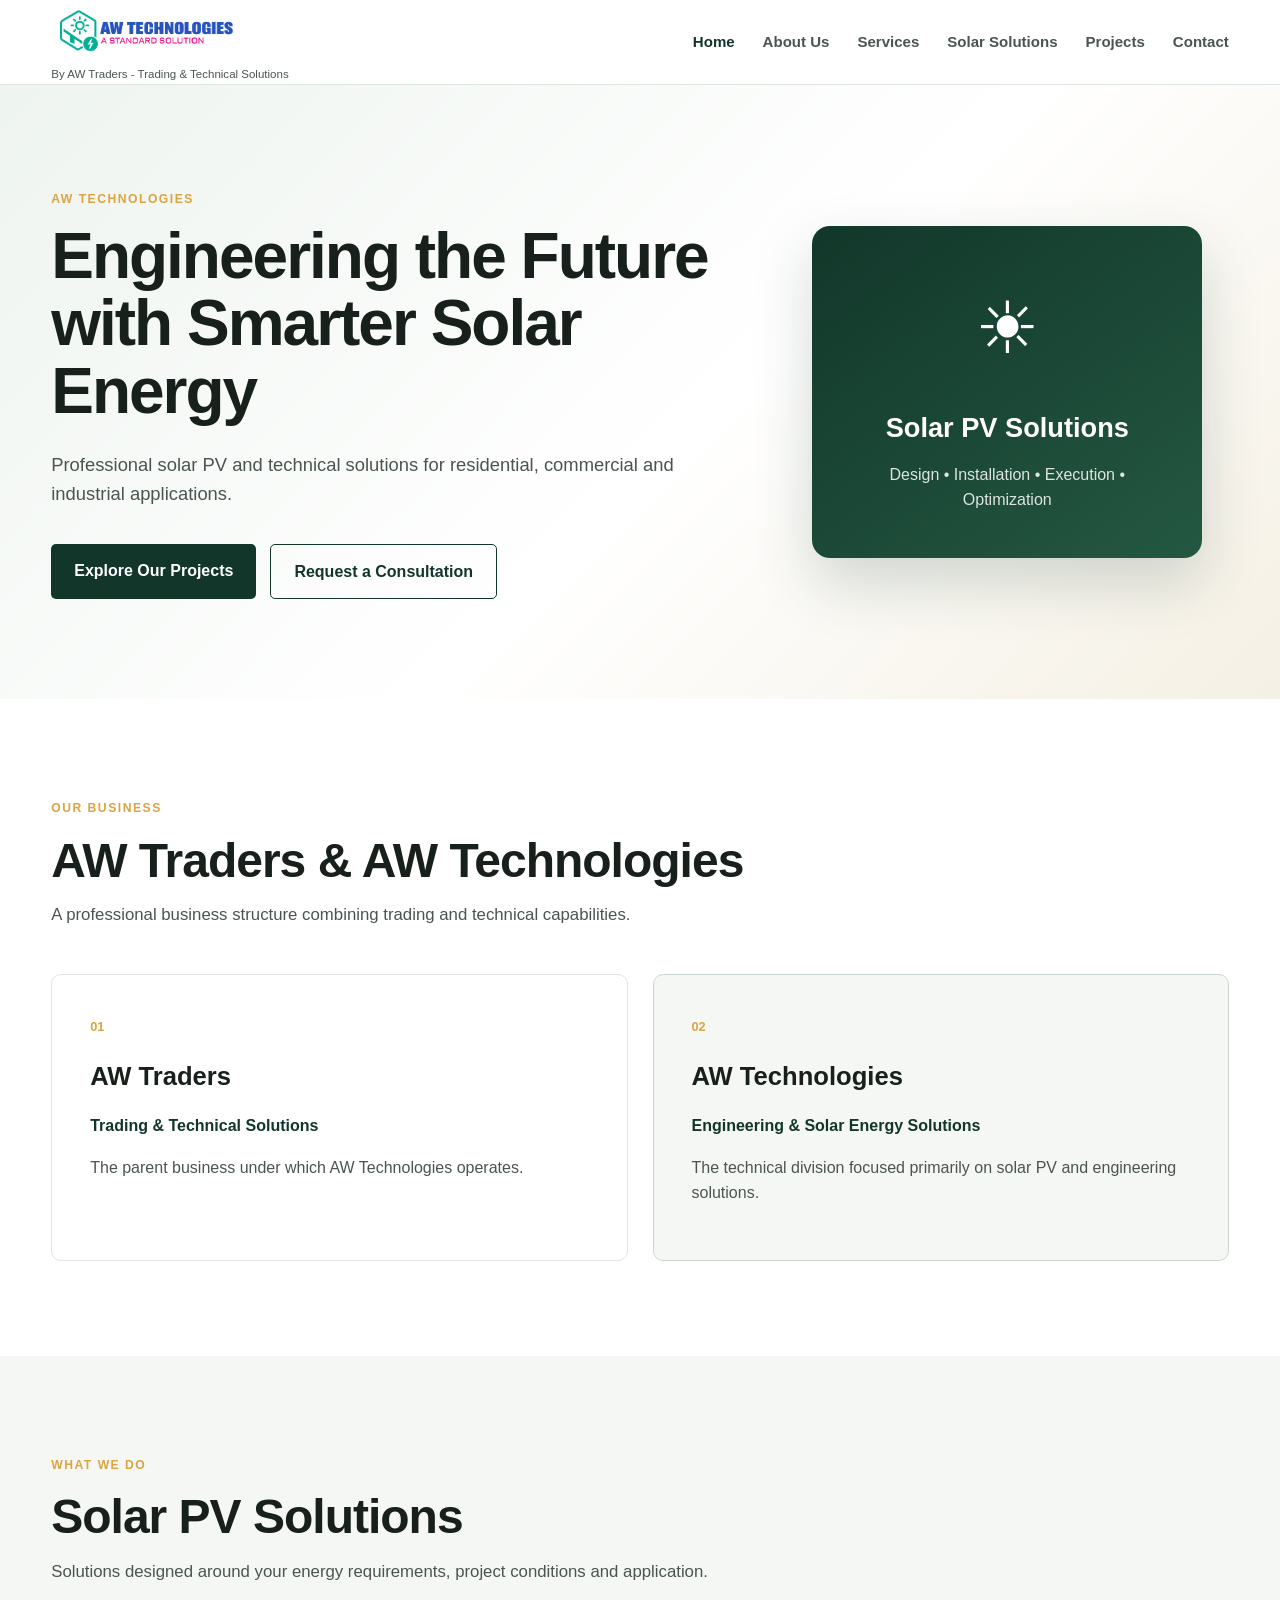
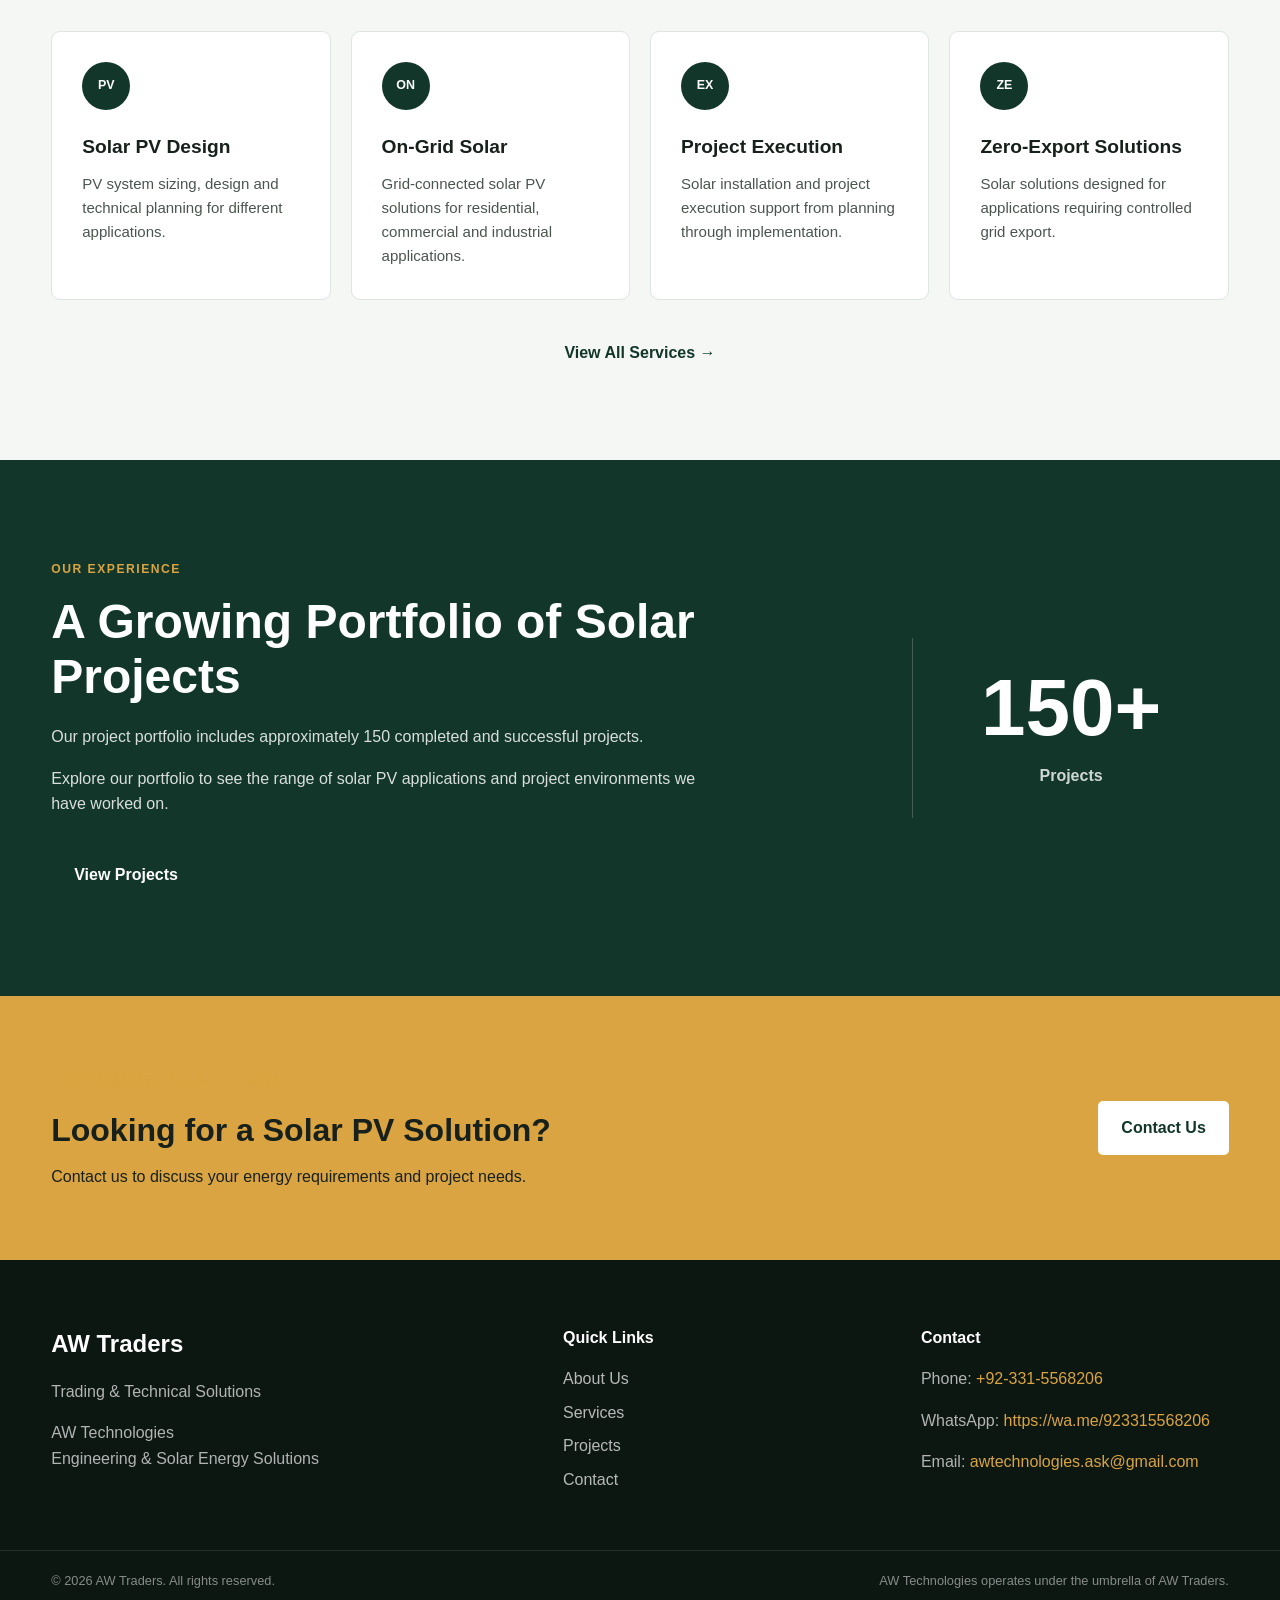
<file: index.html>
<!DOCTYPE html>
<html lang="en">

<head>

    <meta charset="UTF-8">

    <meta
        name="viewport"
        content="width=device-width, initial-scale=1.0"
    >

    <title>
        AW Technologies | Solar PV & Technical Solutions
    </title>

    <meta
        name="description"
        content="AW Technologies provides solar PV design, consultancy, installation, project execution, zero-export solutions and technical services for residential, commercial and industrial applications."
    >

    <meta
        name="author"
        content="AW Traders"
    >

    <!-- Open Graph -->

    <meta
        property="og:title"
        content="AW Technologies | Solar PV & Technical Solutions"
    >

    <meta
        property="og:description"
        content="Solar PV design, consultancy, installation, project execution and technical solutions by AW Technologies."
    >

    <meta
        property="og:type"
        content="website"
    >

    <meta
        property="og:image"
        content="images/branding/aw-technologies-logo.png"
    >

    <!-- Temporary: update after domain is finalized -->

    <meta
        property="og:url"
    content="https://awtechnologies.pk/"
    >

    <link
    rel="canonical"
    href="https://awtechnologies.pk/"
>
    <link
        rel="stylesheet"
        href="css/style.css"
    >

    <!-- Organization Structured Data -->

<!-- Organization Structured Data -->

<script type="application/ld+json">
{
    "@context": "https://schema.org",
    "@type": "Organization",
    "name": "AW Technologies",
    "alternateName": "AW Traders",
    "description": "Solar PV and technical solutions for residential, commercial and industrial applications.",
    "logo": "https://awtechnologies.pk/images/branding/aw-technologies-logo.png",
    "image": "https://awtechnologies.pk/images/branding/aw-technologies-logo.png",
    "telephone": "+92-313-4385785",
    "url": "https://awtechnologies.pk/",
    "contactPoint": {
        "@type": "ContactPoint",
        "telephone": "+92-313-4385785",
        "contactType": "customer service"
    }
}
</script>

</head>

<body>

    <!-- =========================
         HEADER / NAVIGATION
    ========================== -->

    <header class="site-header">

        <div class="container nav-container">

            <a href="index.html" class="brand">

                <img
                    src="images/branding/aw-technologies-logo.png"
                    alt="AW Technologies"
                    class="site-logo-image"
                >
                <div class="brand-sub">
                    By AW Traders - Trading & Technical Solutions
                </div>
            </a>

            <button
                class="mobile-menu-button"
                id="mobileMenuButton"
                aria-label="Open navigation menu"
                aria-expanded="false"
            >
                ☰
            </button>

            <nav class="main-nav" id="mainNav">

                <a href="index.html" class="active">Home</a>

                <a href="about.html">About Us</a>

                <a href="services.html">Services</a>

                <a href="solar-solutions.html">Solar Solutions</a>

                <a href="projects.html">Projects</a>

                <a href="contact.html">Contact</a>

            </nav>

        </div>

    </header>


    <!-- =========================
         HERO SECTION
    ========================== -->

    <main>

        <section class="hero">

            <div class="container hero-content">

                <div class="hero-text">

                    <div class="division-label">
                        AW Technologies
                    </div>

                    <h1>
                        Engineering the Future
                        with Smarter Solar Energy
                    </h1>

                    <p class="hero-description">
                        Professional solar PV and technical solutions
                        for residential, commercial and industrial
                        applications.
                    </p>

                    <div class="hero-buttons">

                        <a href="projects.html" class="btn btn-primary">
                            Explore Our Projects
                        </a>

                        <a href="contact.html" class="btn btn-secondary">
                            Request a Consultation
                        </a>

                    </div>

                </div>

                <div class="hero-visual">

                    <div class="solar-card">

                        <div class="solar-icon">
                            ☀
                        </div>

                        <h2>
                            Solar PV Solutions
                        </h2>

                        <p>
                            Design • Installation • Execution •
                            Optimization
                        </p>

                    </div>

                </div>

            </div>

        </section>


        <!-- =========================
             COMPANY INTRODUCTION
        ========================== -->

        <section class="intro-section">

            <div class="container">

                <div class="section-heading">

                    <span class="section-label">
                        OUR BUSINESS
                    </span>

                    <h2>
                        AW Traders & AW Technologies
                    </h2>

                    <p>
                        A professional business structure combining
                        trading and technical capabilities.
                    </p>

                </div>


                <div class="business-grid">

                    <article class="business-card">

                        <span class="card-number">
                            01
                        </span>

                        <h3>
                            AW Traders
                        </h3>

                        <p>
                            Trading & Technical Solutions
                        </p>

                        <p class="card-description">
                            The parent business under which AW Technologies
                            operates.
                        </p>

                    </article>


                    <article class="business-card featured-card">

                        <span class="card-number">
                            02
                        </span>

                        <h3>
                            AW Technologies
                        </h3>

                        <p>
                            Engineering & Solar Energy Solutions
                        </p>

                        <p class="card-description">
                            The technical division focused primarily on
                            solar PV and engineering solutions.
                        </p>

                    </article>

                </div>

            </div>

        </section>


        <!-- =========================
             SERVICES PREVIEW
        ========================== -->

        <section class="services-preview">

            <div class="container">

                <div class="section-heading">

                    <span class="section-label">
                        WHAT WE DO
                    </span>

                    <h2>
                        Solar PV Solutions
                    </h2>

                    <p>
                        Solutions designed around your energy requirements,
                        project conditions and application.
                    </p>

                </div>


                <div class="service-grid">

                    <article class="service-card">

                        <div class="service-icon">
                            PV
                        </div>

                        <h3>
                            Solar PV Design
                        </h3>

                        <p>
                            PV system sizing, design and technical
                            planning for different applications.
                        </p>

                    </article>


                    <article class="service-card">

                        <div class="service-icon">
                            ON
                        </div>

                        <h3>
                            On-Grid Solar
                        </h3>

                        <p>
                            Grid-connected solar PV solutions for
                            residential, commercial and industrial
                            applications.
                        </p>

                    </article>


                    <article class="service-card">

                        <div class="service-icon">
                            EX
                        </div>

                        <h3>
                            Project Execution
                        </h3>

                        <p>
                            Solar installation and project execution
                            support from planning through implementation.
                        </p>

                    </article>


                    <article class="service-card">

                        <div class="service-icon">
                            ZE
                        </div>

                        <h3>
                            Zero-Export Solutions
                        </h3>

                        <p>
                            Solar solutions designed for applications
                            requiring controlled grid export.
                        </p>

                    </article>

                </div>


                <div class="center-button">

                    <a href="services.html" class="text-button">
                        View All Services →
                    </a>

                </div>

            </div>

        </section>


        <!-- =========================
             PROJECTS / CREDIBILITY
        ========================== -->

        <section class="projects-highlight">

            <div class="container projects-content">

                <div class="projects-text">

                    <span class="section-label">
                        OUR EXPERIENCE
                    </span>

                    <h2>
                        A Growing Portfolio of Solar Projects
                    </h2>

                    <p>
                        Our project portfolio includes approximately
                        150 completed and successful projects.
                    </p>

                    <p>
                        Explore our portfolio to see the range of
                        solar PV applications and project environments
                        we have worked on.
                    </p>

                    <a href="projects.html" class="btn btn-primary">
                        View Projects
                    </a>

                </div>


                <div class="project-stat">

                    <strong>
                        150+
                    </strong>

                    <span>
                        Projects
                    </span>

                </div>

            </div>

        </section>


        <!-- =========================
             CTA SECTION
        ========================== -->

        <section class="cta-section">

            <div class="container cta-content">

                <div>

                    <span class="section-label">
                        LET'S DISCUSS YOUR PROJECT
                    </span>

                    <h2>
                        Looking for a Solar PV Solution?
                    </h2>

                    <p>
                        Contact us to discuss your energy requirements
                        and project needs.
                    </p>

                </div>

                <a href="contact.html" class="btn btn-light">
                    Contact Us
                </a>

            </div>

        </section>

    </main>


    <!-- =========================
         FOOTER
    ========================== -->

    <footer class="site-footer">

        <div class="container footer-grid">

            <div>

                <div class="footer-brand">
                    AW Traders
                </div>

                <p>
                    Trading & Technical Solutions
                </p>

                <p>
                    AW Technologies<br>
                    Engineering & Solar Energy Solutions
                </p>

            </div>


            <div>

                <h3>
                    Quick Links
                </h3>

                <a href="about.html">
                    About Us
                </a>

                <a href="services.html">
                    Services
                </a>

                <a href="projects.html">
                    Projects
                </a>

                <a href="contact.html">
                    Contact
                </a>

            </div>


            <div>

                <h3>
                    Contact
                </h3>

                <p>
                    Phone:
                    <span class="placeholder">
                        +92-331-5568206
                    </span>
                </p>

                <p>
                    WhatsApp:
                    <span class="placeholder">
                        https://wa.me/923315568206
                    </span>
                </p>

                <p>
                    Email:
                    <span class="placeholder">
                        awtechnologies.ask@gmail.com
                    </span>
                </p>

            </div>

        </div>


        <div class="footer-bottom">

            <div class="container">

                <p>
                    © 2026 AW Traders. All rights reserved.
                </p>

                <p>
                    AW Technologies operates under the umbrella
                    of AW Traders.
                </p>

            </div>

        </div>

    </footer>


    <script src="js/main.js"></script>

</body>

</html>
</file>
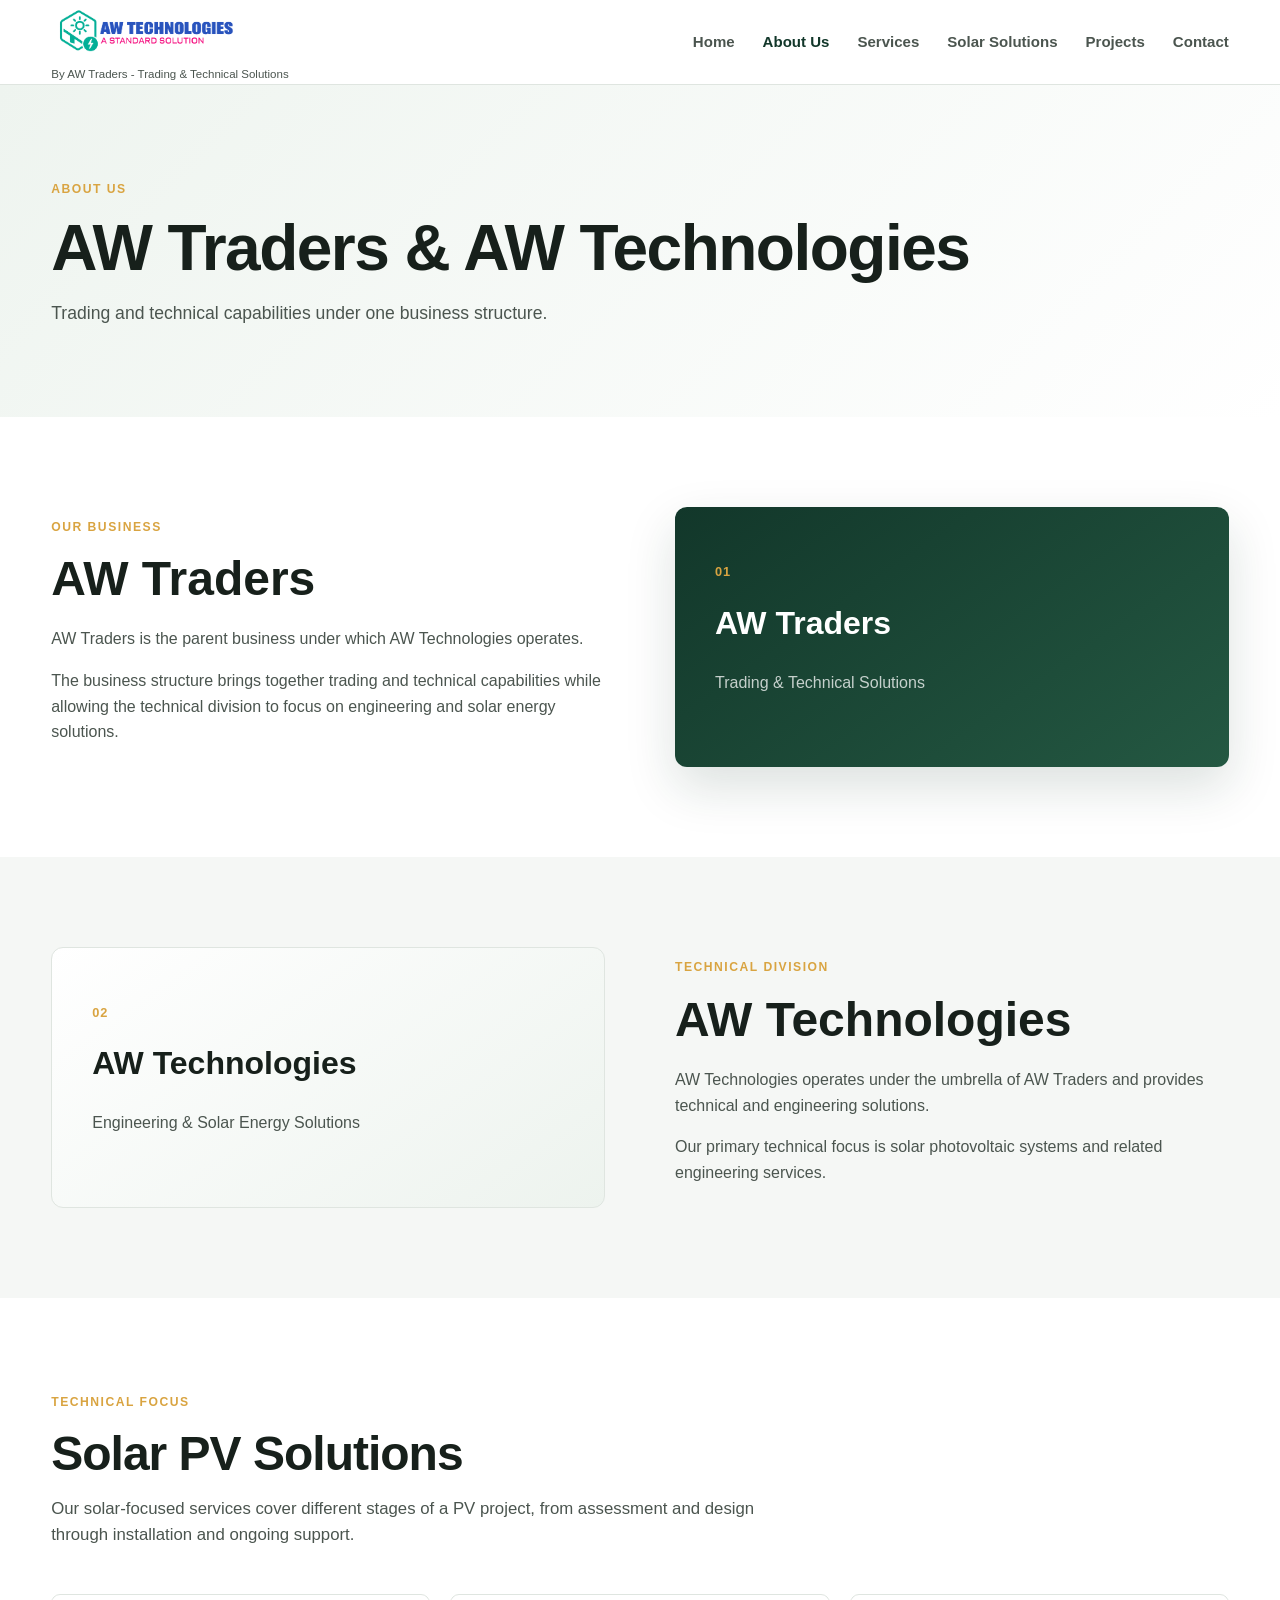
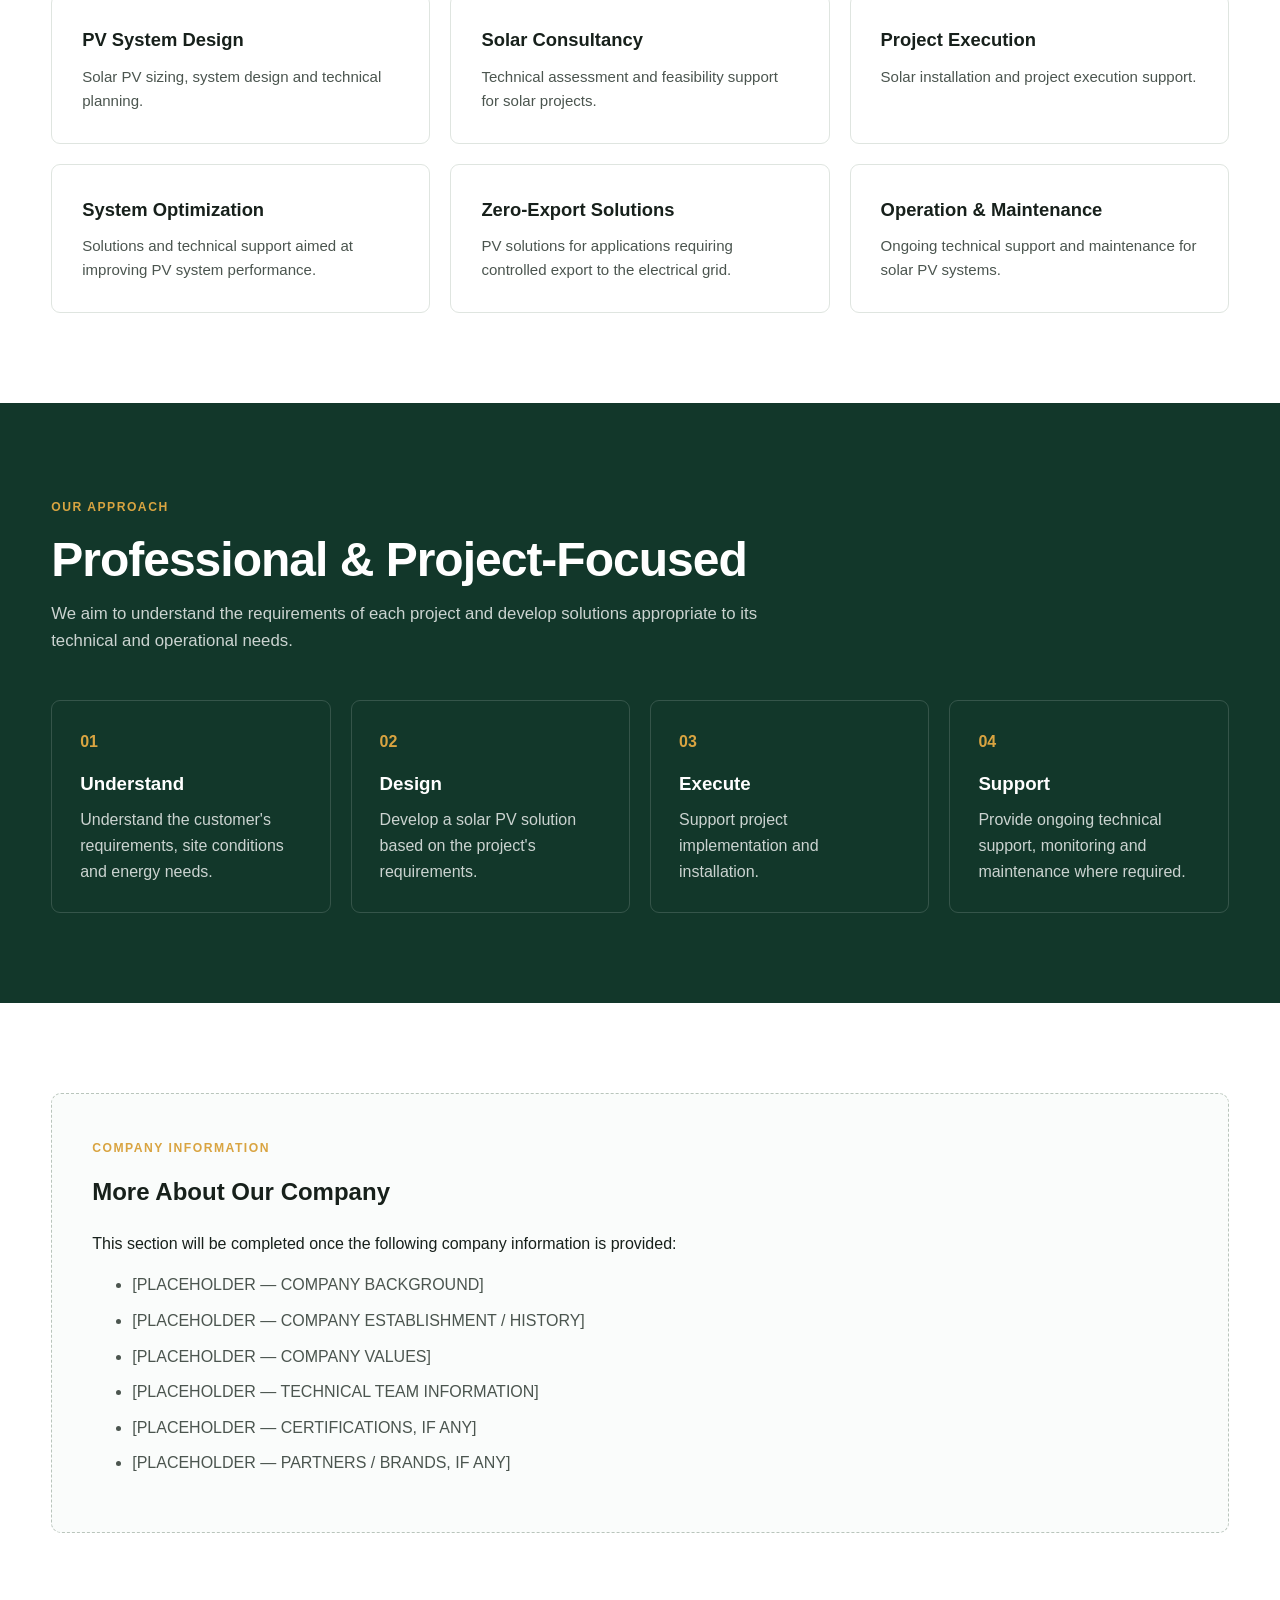
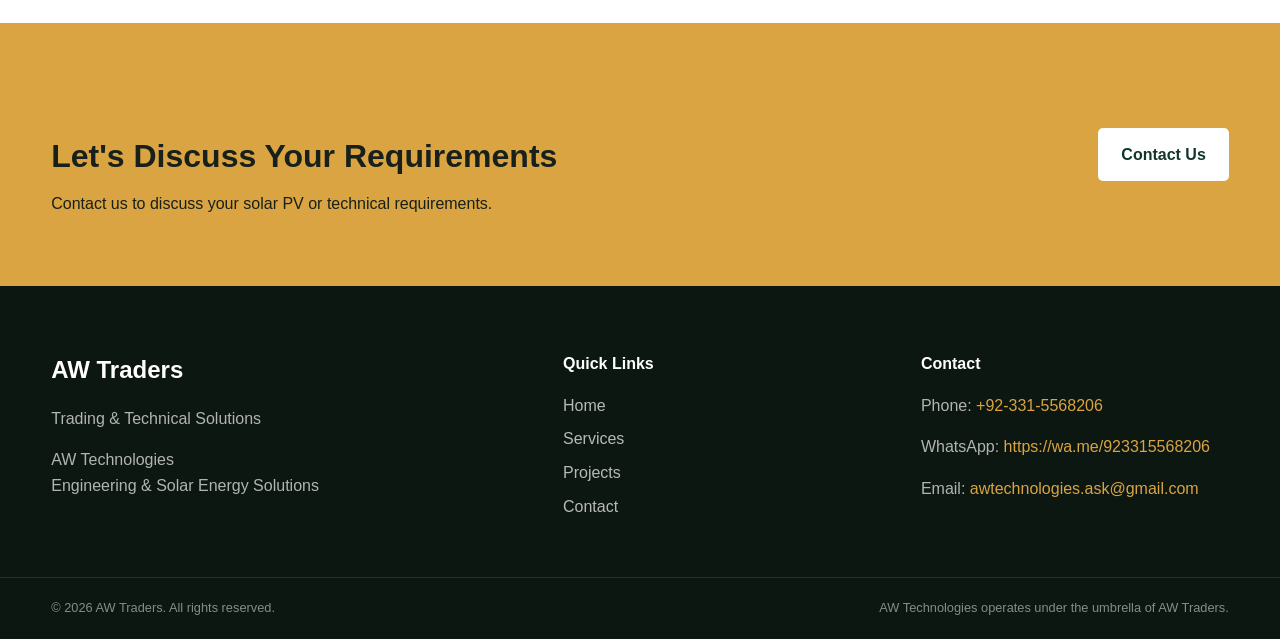
<file: about.html>
<!DOCTYPE html>
<html lang="en">

<head>

    <meta charset="UTF-8">

    <meta
        name="viewport"
        content="width=device-width, initial-scale=1.0"
    >

    <title>
        About AW Technologies | AW Traders
    </title>

    <meta
        name="description"
        content="Learn about AW Traders and AW Technologies, our technical division focused on solar PV design, consultancy, installation, project execution and technical solutions."
    >

    <meta
        name="author"
        content="AW Traders"
    >

    <!-- Open Graph -->

    <meta
        property="og:title"
        content="About AW Technologies | AW Traders"
    >

    <meta
        property="og:description"
        content="Learn about AW Traders and AW Technologies, including our technical division and solar PV capabilities."
    >

    <meta
        property="og:type"
        content="website"
    >

    <meta
        property="og:image"
        content="images/branding/aw-technologies-logo.png"
    >

    <!-- Temporary: update after domain is finalized -->

   <meta
        property="og:url"
        content="https://awtechnologies.pk/about.html"
   >

    <link
        rel="canonical"
        href="https://awtechnologies.pk/about.html"
    >

    <link
        rel="stylesheet"
        href="css/style.css"
    >
<!-- Breadcrumb Structured Data -->

<script type="application/ld+json">
{
    "@context": "https://schema.org",
    "@type": "BreadcrumbList",
    "itemListElement": [
        {
            "@type": "ListItem",
            "position": 1,
            "name": "Home",
            "item": "https://awtechnologies.pk/"
        },
        {
            "@type": "ListItem",
            "position": 2,
            "name": "About Us",
            "item": "https://awtechnologies.pk/about.html"
        }
    ]
}
</script>
</head>


<body>

    <!-- =========================
         HEADER
    ========================== -->

    <header class="site-header">

        <div class="container nav-container">

            <a href="index.html" class="brand">

                <img
                    src="images/branding/aw-technologies-logo.png"
                    alt="AW Technologies"
                    class="site-logo-image"
                >
                <div class="brand-sub">
                    By AW Traders - Trading & Technical Solutions
                </div>
            </a>


            <button
                class="mobile-menu-button"
                id="mobileMenuButton"
                aria-label="Open navigation menu"
                aria-expanded="false"
            >
                ☰
            </button>


            <nav class="main-nav" id="mainNav">

                <a href="index.html">
                    Home
                </a>

                <a href="about.html" class="active">
                    About Us
                </a>

                <a href="services.html">
                    Services
                </a>

                <a href="solar-solutions.html">
                    Solar Solutions
                </a>

                <a href="projects.html">
                    Projects
                </a>

                <a href="contact.html">
                    Contact
                </a>

            </nav>

        </div>

    </header>


    <!-- =========================
         PAGE HERO
    ========================== -->

    <main>

        <section class="page-hero">

            <div class="container">

                <span class="section-label">
                    ABOUT US
                </span>

                <h1>
                    AW Traders & AW Technologies
                </h1>

                <p>
                    Trading and technical capabilities under one
                    business structure.
                </p>

            </div>

        </section>


        <!-- =========================
             BUSINESS STRUCTURE
        ========================== -->

        <section class="content-section">

            <div class="container">

                <div class="two-column">

                    <div>

                        <span class="section-label">
                            OUR BUSINESS
                        </span>

                        <h2>
                            AW Traders
                        </h2>

                        <p>
                            AW Traders is the parent business under
                            which AW Technologies operates.
                        </p>

                        <p>
                            The business structure brings together
                            trading and technical capabilities while
                            allowing the technical division to focus
                            on engineering and solar energy solutions.
                        </p>

                    </div>


                    <div class="info-panel">

                        <span class="panel-number">
                            01
                        </span>

                        <h3>
                            AW Traders
                        </h3>

                        <p>
                            Trading & Technical Solutions
                        </p>

                    </div>

                </div>

            </div>

        </section>


        <!-- =========================
             AW TECHNOLOGIES
        ========================== -->

        <section class="content-section light-section">

            <div class="container">

                <div class="two-column">

                    <div class="info-panel">

                        <span class="panel-number">
                            02
                        </span>

                        <h3>
                            AW Technologies
                        </h3>

                        <p>
                            Engineering & Solar Energy Solutions
                        </p>

                    </div>


                    <div>

                        <span class="section-label">
                            TECHNICAL DIVISION
                        </span>

                        <h2>
                            AW Technologies
                        </h2>

                        <p>
                            AW Technologies operates under the
                            umbrella of AW Traders and provides
                            technical and engineering solutions.
                        </p>

                        <p>
                            Our primary technical focus is solar
                            photovoltaic systems and related
                            engineering services.
                        </p>

                    </div>

                </div>

            </div>

        </section>


        <!-- =========================
             SOLAR CAPABILITIES
        ========================== -->

        <section class="content-section">

            <div class="container">

                <div class="section-heading">

                    <span class="section-label">
                        TECHNICAL FOCUS
                    </span>

                    <h2>
                        Solar PV Solutions
                    </h2>

                    <p>
                        Our solar-focused services cover different
                        stages of a PV project, from assessment and
                        design through installation and ongoing support.
                    </p>

                </div>


                <div class="capability-grid">

                    <div class="capability-item">

                        <h3>
                            PV System Design
                        </h3>

                        <p>
                            Solar PV sizing, system design and
                            technical planning.
                        </p>

                    </div>


                    <div class="capability-item">

                        <h3>
                            Solar Consultancy
                        </h3>

                        <p>
                            Technical assessment and feasibility
                            support for solar projects.
                        </p>

                    </div>


                    <div class="capability-item">

                        <h3>
                            Project Execution
                        </h3>

                        <p>
                            Solar installation and project
                            execution support.
                        </p>

                    </div>


                    <div class="capability-item">

                        <h3>
                            System Optimization
                        </h3>

                        <p>
                            Solutions and technical support aimed
                            at improving PV system performance.
                        </p>

                    </div>


                    <div class="capability-item">

                        <h3>
                            Zero-Export Solutions
                        </h3>

                        <p>
                            PV solutions for applications requiring
                            controlled export to the electrical grid.
                        </p>

                    </div>


                    <div class="capability-item">

                        <h3>
                            Operation & Maintenance
                        </h3>

                        <p>
                            Ongoing technical support and maintenance
                            for solar PV systems.
                        </p>

                    </div>

                </div>

            </div>

        </section>


        <!-- =========================
             BUSINESS APPROACH
        ========================== -->

        <section class="content-section dark-section">

            <div class="container">

                <div class="section-heading">

                    <span class="section-label">
                        OUR APPROACH
                    </span>

                    <h2>
                        Professional & Project-Focused
                    </h2>

                    <p>
                        We aim to understand the requirements of each
                        project and develop solutions appropriate to
                        its technical and operational needs.
                    </p>

                </div>


                <div class="approach-grid">

                    <div>

                        <span>
                            01
                        </span>

                        <h3>
                            Understand
                        </h3>

                        <p>
                            Understand the customer's requirements,
                            site conditions and energy needs.
                        </p>

                    </div>


                    <div>

                        <span>
                            02
                        </span>

                        <h3>
                            Design
                        </h3>

                        <p>
                            Develop a solar PV solution based on
                            the project's requirements.
                        </p>

                    </div>


                    <div>

                        <span>
                            03
                        </span>

                        <h3>
                            Execute
                        </h3>

                        <p>
                            Support project implementation and
                            installation.
                        </p>

                    </div>


                    <div>

                        <span>
                            04
                        </span>

                        <h3>
                            Support
                        </h3>

                        <p>
                            Provide ongoing technical support,
                            monitoring and maintenance where required.
                        </p>

                    </div>

                </div>

            </div>

        </section>


        <!-- =========================
             PLACEHOLDER INFORMATION
        ========================== -->

        <section class="content-section">

            <div class="container">

                <div class="information-placeholder">

                    <span class="section-label">
                        COMPANY INFORMATION
                    </span>

                    <h2>
                        More About Our Company
                    </h2>

                    <p>
                        This section will be completed once the
                        following company information is provided:
                    </p>

                    <ul>

                        <li>
                            [PLACEHOLDER — COMPANY BACKGROUND]
                        </li>

                        <li>
                            [PLACEHOLDER — COMPANY ESTABLISHMENT / HISTORY]
                        </li>

                        <li>
                            [PLACEHOLDER — COMPANY VALUES]
                        </li>

                        <li>
                            [PLACEHOLDER — TECHNICAL TEAM INFORMATION]
                        </li>

                        <li>
                            [PLACEHOLDER — CERTIFICATIONS, IF ANY]
                        </li>

                        <li>
                            [PLACEHOLDER — PARTNERS / BRANDS, IF ANY]
                        </li>

                    </ul>

                </div>

            </div>

        </section>


        <!-- =========================
             CTA
        ========================== -->

        <section class="cta-section">

            <div class="container cta-content">

                <div>

                    <span class="section-label">
                        HAVE A PROJECT?
                    </span>

                    <h2>
                        Let's Discuss Your Requirements
                    </h2>

                    <p>
                        Contact us to discuss your solar PV or
                        technical requirements.
                    </p>

                </div>


                <a href="contact.html" class="btn btn-light">
                    Contact Us
                </a>

            </div>

        </section>

    </main>


    <!-- =========================
         FOOTER
    ========================== -->

    <footer class="site-footer">

        <div class="container footer-grid">

            <div>

                <div class="footer-brand">
                    AW Traders
                </div>

                <p>
                    Trading & Technical Solutions
                </p>

                <p>
                    AW Technologies<br>
                    Engineering & Solar Energy Solutions
                </p>

            </div>


            <div>

                <h3>
                    Quick Links
                </h3>

                <a href="index.html">
                    Home
                </a>

                <a href="services.html">
                    Services
                </a>

                <a href="projects.html">
                    Projects
                </a>

                <a href="contact.html">
                    Contact
                </a>

            </div>


            <div>

                <h3>
                    Contact
                </h3>

                <p>
                    Phone:
                    <span class="placeholder">
                        +92-331-5568206
                    </span>
                </p>

                <p>
                    WhatsApp:
                    <span class="placeholder">
                        https://wa.me/923315568206
                    </span>
                </p>

                <p>
                    Email:
                    <span class="placeholder">
                        awtechnologies.ask@gmail.com
                    </span>
                </p>

            </div>

        </div>


        <div class="footer-bottom">

            <div class="container">

                <p>
                    © 2026 AW Traders. All rights reserved.
                </p>

                <p>
                    AW Technologies operates under the umbrella
                    of AW Traders.
                </p>

            </div>

        </div>

    </footer>


    <script src="js/main.js"></script>

</body>

</html>
</file>
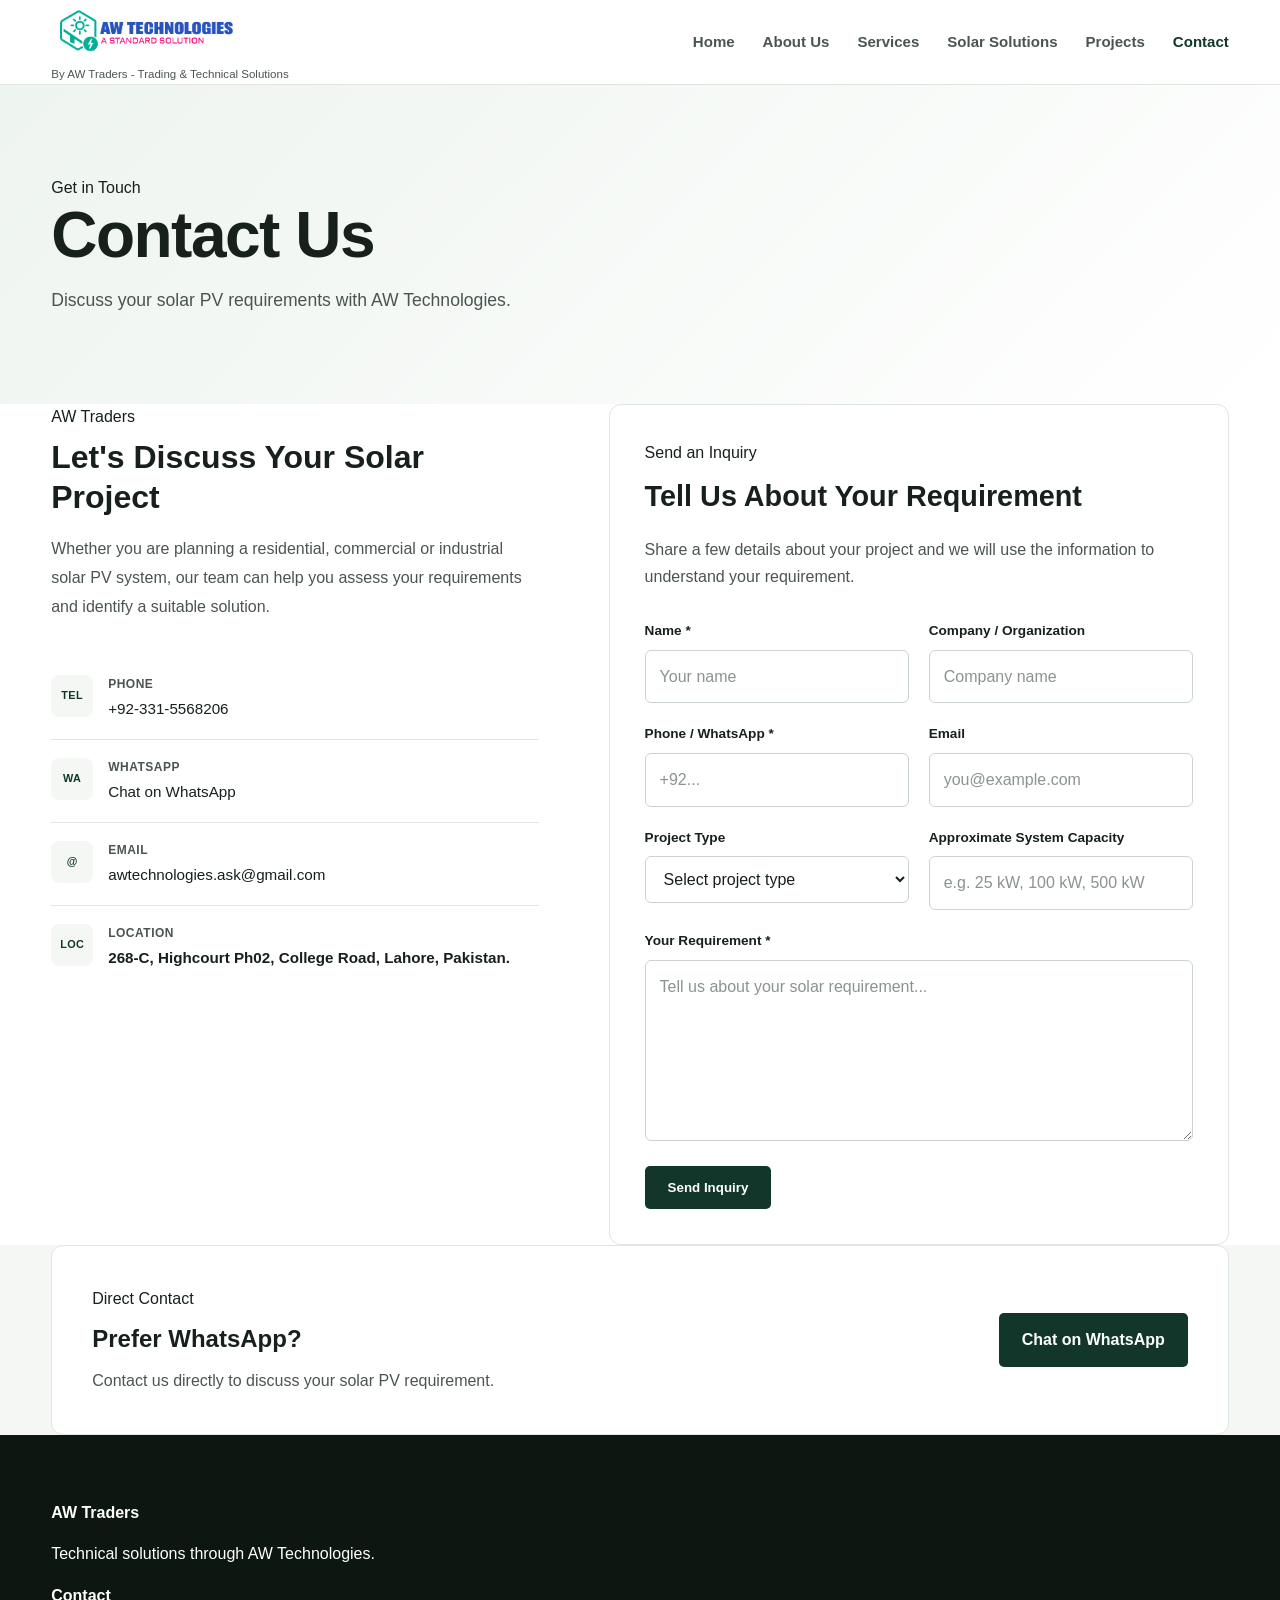
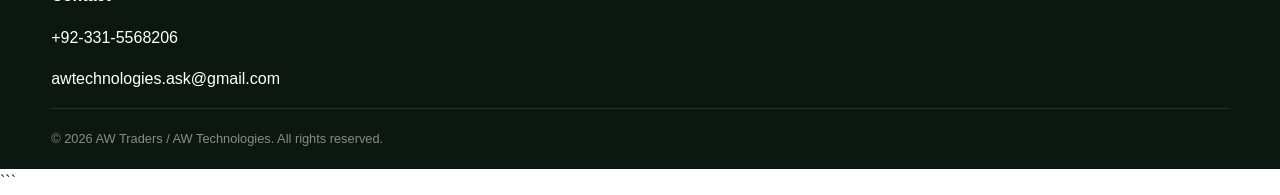
<file: contact.html>
<!DOCTYPE html>

<html lang="en">

<head>

    <meta charset="UTF-8">

    <meta
        name="viewport"
        content="width=device-width, initial-scale=1.0"
    >

    <title>
        Contact AW Technologies | Solar PV & Technical Solutions
    </title>

    <meta
        name="description"
        content="Contact AW Technologies for solar PV design, consultancy, installation, project execution, zero-export solutions and customized solar services."
    >

    <meta
        name="author"
        content="AW Traders"
    >

    <!-- Open Graph -->

    <meta
        property="og:title"
        content="Contact AW Technologies | Solar PV & Technical Solutions"
    >

    <meta
        property="og:description"
        content="Contact AW Technologies to discuss residential, commercial and industrial solar PV requirements."
    >

    <meta
        property="og:type"
        content="website"
    >

    <meta
        property="og:image"
        content="images/branding/aw-technologies-logo.png"
    >

    <!-- Temporary: update after domain is finalized -->

    <meta
        property="og:url"
        content="https://awtechnologies.pk/contact.html"
    >

    <link
        rel="canonical"
        href="https://awtechnologies.pk/contact.html"
    >
    <link
        rel="stylesheet"
        href="css/style.css"
    >
<!-- Breadcrumb Structured Data -->

<script type="application/ld+json">
{
    "@context": "https://schema.org",
    "@type": "BreadcrumbList",
    "itemListElement": [
        {
            "@type": "ListItem",
            "position": 1,
            "name": "Home",
            "item": "https://awtechnologies.pk/"
        },
        {
            "@type": "ListItem",
            "position": 2,
            "name": "Contact",
            "item": "https://awtechnologies.pk/contact.html"
        }
    ]
}
</script>
</head>

<body>

<!-- =========================================
     HEADER
========================================== -->

<header class="site-header">

    <div class="container nav-container">

        <a href="index.html" class="brand">

            <img
                src="images/branding/aw-technologies-logo.png"
                alt="AW Technologies"
                class="site-logo-image"
            >

            <div class="brand-sub">
                By AW Traders - Trading & Technical Solutions
            </div>

        </a>

        <button
            class="mobile-menu-button"
            id="mobileMenuButton"
            aria-label="Open navigation menu"
            aria-expanded="false"
        >
            ☰
        </button>

        <nav class="main-nav" id="mainNav">

            <a href="index.html">Home</a>

            <a href="about.html">About Us</a>

            <a href="services.html">Services</a>

            <a href="solar-solutions.html">Solar Solutions</a>

            <a href="projects.html">Projects</a>

            <a href="contact.html" class="active">Contact</a>

        </nav>

    </div>

</header>

<!-- =========================================
     PAGE HERO
========================================== -->

<section class="page-hero">

    <div class="container">

        <span class="eyebrow">
            Get in Touch
        </span>

        <h1>
            Contact Us
        </h1>

        <p>
            Discuss your solar PV requirements with
            AW Technologies.
        </p>

    </div>

</section>


<!-- =========================================
     CONTACT SECTION
========================================== -->

<section class="section">

    <div class="container">

        <div class="contact-layout">

            <!-- CONTACT INFORMATION -->

            <div class="contact-info">

                <span class="eyebrow">
                    AW Traders
                </span>

                <h2>
                    Let's Discuss Your Solar Project
                </h2>

                <p>
                    Whether you are planning a residential,
                    commercial or industrial solar PV system,
                    our team can help you assess your
                    requirements and identify a suitable
                    solution.
                </p>


                <div class="contact-item">

                    <div class="contact-item-icon">
                        TEL
                    </div>

                    <div>

                        <span>
                            Phone
                        </span>

                        <a href="tel:+923315568206">
                            +92-331-5568206
                        </a>

                    </div>

                </div>


                <div class="contact-item">

                    <div class="contact-item-icon">
                        WA
                    </div>

                    <div>

                        <span>
                            WhatsApp
                        </span>

                        <a
                            href="https://wa.me/923315568206"
                            target="_blank"
                            rel="noopener noreferrer"
                        >
                            Chat on WhatsApp
                        </a>

                    </div>

                </div>


                <div class="contact-item">

                    <div class="contact-item-icon">
                        @
                    </div>

                    <div>

                        <span>
                            Email
                        </span>

                        <a href="mailto:awtechnologies.ask@gmail.com">
                            awtechnologies.ask@gmail.com
                        </a>

                    </div>

                </div>


                <div class="contact-item">

                    <div class="contact-item-icon">
                        LOC
                    </div>

                    <div>

                        <span>
                            Location
                        </span>

                        <strong>
                            268-C, Highcourt Ph02, College Road, Lahore, Pakistan.
                        </strong>

                    </div>

                </div>

            </div>


            <!-- CONTACT FORM -->

            <div class="contact-form-wrapper">

                <span class="eyebrow">
                    Send an Inquiry
                </span>

                <h2>
                    Tell Us About Your Requirement
                </h2>

                <p>
                    Share a few details about your project
                    and we will use the information to
                    understand your requirement.
                </p>


                <form
                    id="contactForm"
                    class="contact-form"
                >

                    <div class="form-group">

                        <label for="name">
                            Name *
                        </label>

                        <input
                            type="text"
                            id="name"
                            name="name"
                            placeholder="Your name"
                            required
                        >

                    </div>


                    <div class="form-group">

                        <label for="company">
                            Company / Organization
                        </label>

                        <input
                            type="text"
                            id="company"
                            name="company"
                            placeholder="Company name"
                        >

                    </div>


                    <div class="form-group">

                        <label for="phone">
                            Phone / WhatsApp *
                        </label>

                        <input
                            type="tel"
                            id="phone"
                            name="phone"
                            placeholder="+92..."
                            required
                        >

                    </div>


                    <div class="form-group">

                        <label for="email">
                            Email
                        </label>

                        <input
                            type="email"
                            id="email"
                            name="email"
                            placeholder="you@example.com"
                        >

                    </div>


                    <div class="form-group">

                        <label for="projectType">
                            Project Type
                        </label>

                        <select
                            id="projectType"
                            name="projectType"
                        >

                            <option value="">
                                Select project type
                            </option>

                            <option value="Residential">
                                Residential
                            </option>

                            <option value="Commercial">
                                Commercial
                            </option>

                            <option value="Industrial">
                                Industrial
                            </option>

                            <option value="Other">
                                Other
                            </option>

                        </select>

                    </div>


                    <div class="form-group">

                        <label for="capacity">
                            Approximate System Capacity
                        </label>

                        <input
                            type="text"
                            id="capacity"
                            name="capacity"
                            placeholder="e.g. 25 kW, 100 kW, 500 kW"
                        >

                    </div>


                    <div class="form-group form-group-full">

                        <label for="message">
                            Your Requirement *
                        </label>

                        <textarea
                            id="message"
                            name="message"
                            rows="6"
                            placeholder="Tell us about your solar requirement..."
                            required
                        ></textarea>

                    </div>


                    <div class="form-submit">

                        <button
                            type="submit"
                            class="btn btn-primary"
                        >
                            Send Inquiry
                        </button>

                    </div>

                </form>


                <div
                    id="formMessage"
                    class="form-message"
                    aria-live="polite"
                ></div>

            </div>

        </div>

    </div>

</section>


<!-- =========================================
     WHATSAPP CTA
========================================== -->

<section class="section section-alt">

    <div class="container">

        <div class="cta-box">

            <div>

                <span class="eyebrow">
                    Direct Contact
                </span>

                <h2>
                    Prefer WhatsApp?
                </h2>

                <p>
                    Contact us directly to discuss your
                    solar PV requirement.
                </p>

            </div>

            <a
                href="https://wa.me/923315568206"
                target="_blank"
                rel="noopener noreferrer"
                class="btn btn-primary"
            >
                Chat on WhatsApp
            </a>

        </div>

    </div>

</section>


<!-- =========================================
     FOOTER
========================================== -->

<footer class="site-footer">

    <div class="container">

        <div class="footer-inner">

            <div>

                <strong>
                    AW Traders
                </strong>

                <p>
                    Technical solutions through
                    AW Technologies.
                </p>

            </div>


            <div>

                <strong>
                    Contact
                </strong>

                <p>
                    +92-331-5568206
                </p>

                <p>
                    awtechnologies.ask@gmail.com
                </p>

            </div>

        </div>


        <div class="footer-bottom">

            <p>
                © 2026 AW Traders / AW Technologies.
                All rights reserved.
            </p>

        </div>

    </div>

</footer>


<script src="js/main.js"></script>
```

</body>

</html>
</file>
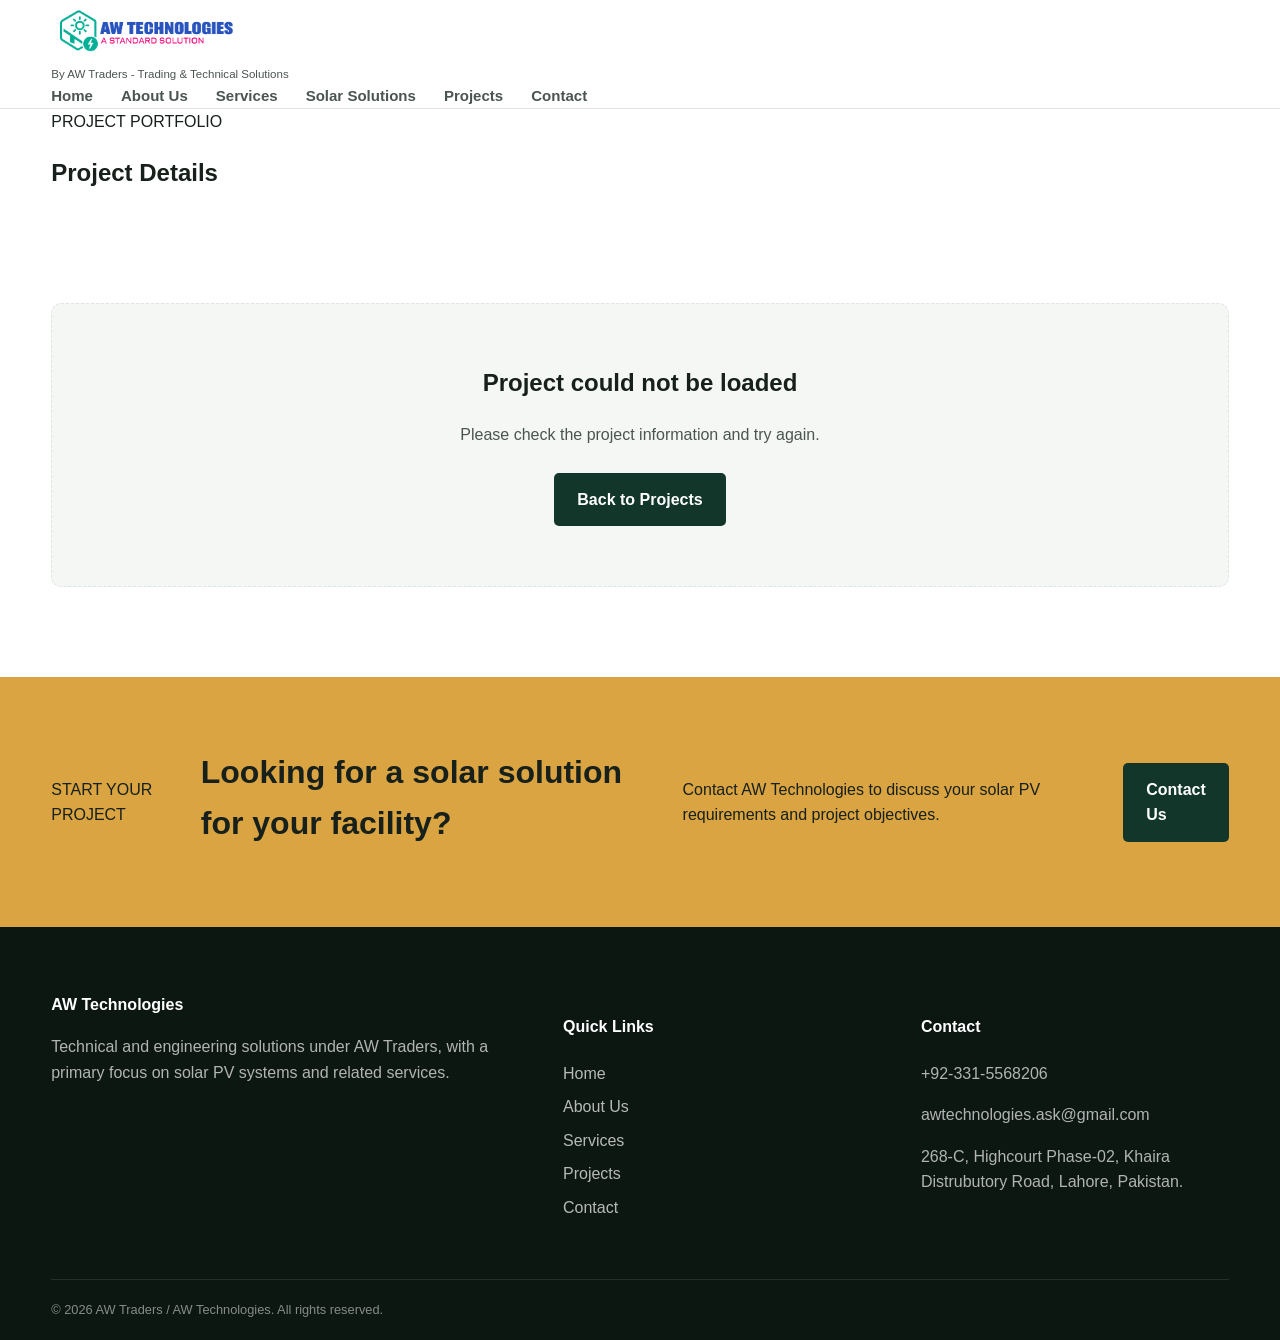
<file: project-details.html>
<!DOCTYPE html>
<html lang="en">

<head>

    <meta charset="UTF-8">

    <meta
        name="viewport"
        content="width=device-width, initial-scale=1.0"
    >

    <title>
        Solar PV Project Details | AW Technologies
    </title>

    <meta
        name="description"
        content="View detailed information about solar PV projects delivered by AW Technologies, including project type, location, capacity and system details."
    >

    <meta
        name="author"
        content="AW Traders"
    >

    <!-- Canonical URL -->

    <link
        rel="canonical"
        href="https://awtechnologies.pk/project-details.html"
    >

    <!-- Open Graph -->

    <meta
        property="og:title"
        content="Solar PV Project Details | AW Technologies"
    >

    <meta
        property="og:description"
        content="View detailed solar PV project information, including project type, location, capacity and system details."
    >

    <meta
        property="og:type"
        content="website"
    >

    <meta
        property="og:image"
        content="images/branding/aw-technologies-logo.png"
    >

    <meta
        property="og:url"
        content="https://awtechnologies.pk/project-details.html"
    >

    <link
        rel="stylesheet"
        href="css/style.css"
    >

    <!-- Breadcrumb Structured Data -->

    <script type="application/ld+json">
    {
        "@context": "https://schema.org",
        "@type": "BreadcrumbList",
        "itemListElement": [
            {
                "@type": "ListItem",
                "position": 1,
                "name": "Home",
                "item": "https://awtechnologies.pk/"
            },
            {
                "@type": "ListItem",
                "position": 2,
                "name": "Projects",
                "item": "https://awtechnologies.pk/projects.html"
            },
            {
                "@type": "ListItem",
                "position": 3,
                "name": "Project Details",
                "item": "https://awtechnologies.pk/project-details.html"
            }
        ]
    }
    </script>

</head>

<body>

    <!-- HEADER -->

    <header class="site-header">

        <div class="container header-inner">

            <a href="index.html" class="brand">

                <img
                    src="images/branding/aw-technologies-logo.png"
                    alt="AW Technologies"
                    class="site-logo-image"
                >

                <div class="brand-sub">
                    By AW Traders - Trading & Technical Solutions
                </div>

            </a>

            <nav class="main-nav">

                <a href="index.html">
                    Home
                </a>

                <a href="about.html">
                    About Us
                </a>

                <a href="services.html">
                    Services
                </a>

                <a href="solar-solutions.html">
                    Solar Solutions
                </a>

                <a href="projects.html">
                    Projects
                </a>

                <a href="contact.html">
                    Contact
                </a>

            </nav>

        </div>

    </header>


    <!-- PROJECT DETAILS -->

    <main>

        <section class="inner-page-hero">

            <div class="container">

                <span class="eyebrow">
                    PROJECT PORTFOLIO
                </span>

                <h1 id="projectTitle">
                    Project Details
                </h1>

                <p id="projectSubtitle">
                    Solar PV project information
                </p>

            </div>

        </section>


        <section class="content-section">

            <div class="container">

                <div id="projectDetails">

                    <div class="project-details-loading">
                        Loading project details...
                    </div>

                </div>

            </div>

        </section>


        <!-- CTA -->

        <section class="cta-section">

            <div class="container">

                <div class="cta-content">

                    <span class="eyebrow">
                        START YOUR PROJECT
                    </span>

                    <h2>
                        Looking for a solar solution for your facility?
                    </h2>

                    <p>
                        Contact AW Technologies to discuss your solar PV
                        requirements and project objectives.
                    </p>

                    <a
                        href="contact.html"
                        class="btn btn-primary"
                    >
                        Contact Us
                    </a>

                </div>

            </div>

        </section>

    </main>


    <!-- FOOTER -->

    <footer class="site-footer">

        <div class="container">

            <div class="footer-grid">

                <div>

                    <h3>
                        AW Technologies
                    </h3>

                    <p>
                        Technical and engineering solutions under
                        AW Traders, with a primary focus on solar PV
                        systems and related services.
                    </p>

                </div>


                <div>

                    <h4>
                        Quick Links
                    </h4>

                    <a href="index.html">
                        Home
                    </a>

                    <a href="about.html">
                        About Us
                    </a>

                    <a href="services.html">
                        Services
                    </a>

                    <a href="projects.html">
                        Projects
                    </a>

                    <a href="contact.html">
                        Contact
                    </a>

                </div>


                <div>

                    <h4>
                        Contact
                    </h4>

                    <p>
                         +92-331-5568206
                    </p>

                    <p>
                        awtechnologies.ask@gmail.com
                    </p>

                    <p>
                        268-C, Highcourt Phase-02, Khaira Distrubutory Road, Lahore, Pakistan.
                    </p>

                </div>

            </div>


            <div class="footer-bottom">

                <p>
                    © 2026 AW Traders / AW Technologies.
                    All rights reserved.
                </p>

            </div>

        </div>

    </footer>


    <script src="js/main.js"></script>

    <script src="js/project-details.js"></script>

</body>

</html>
</file>
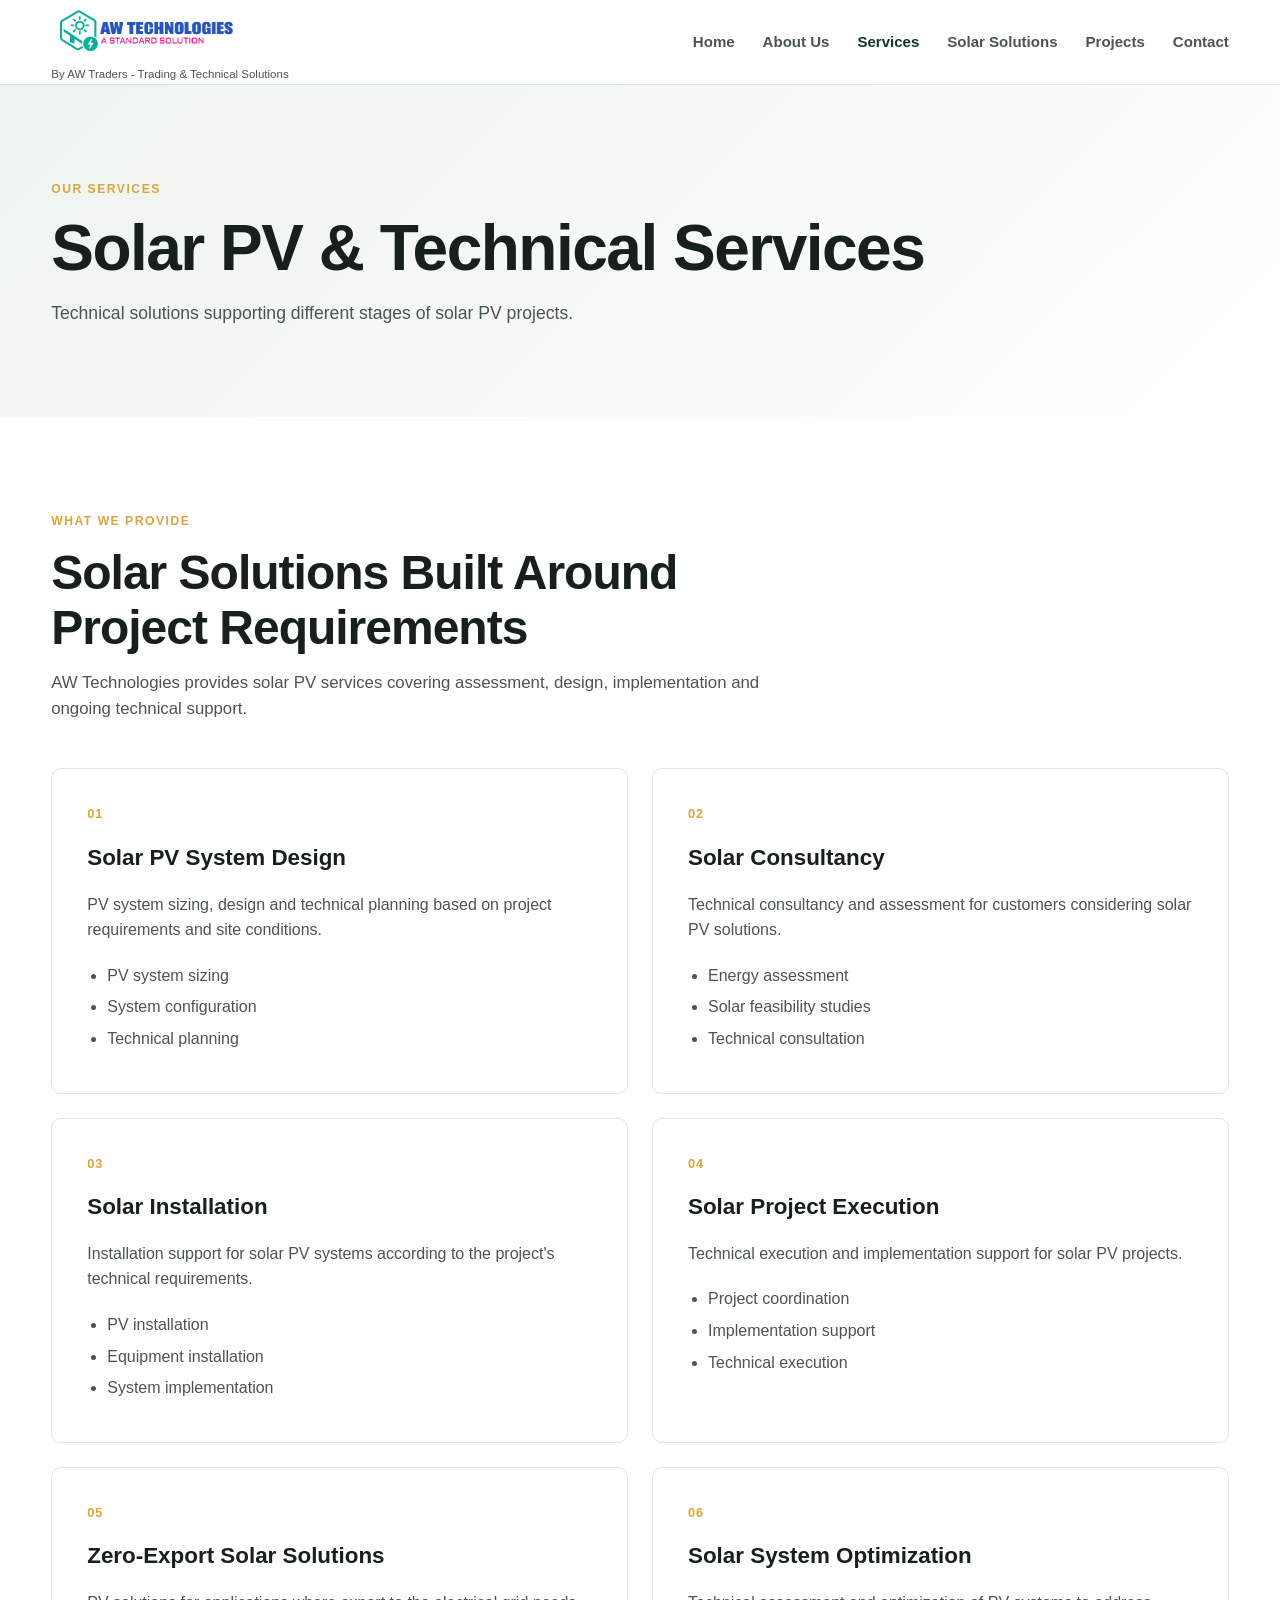
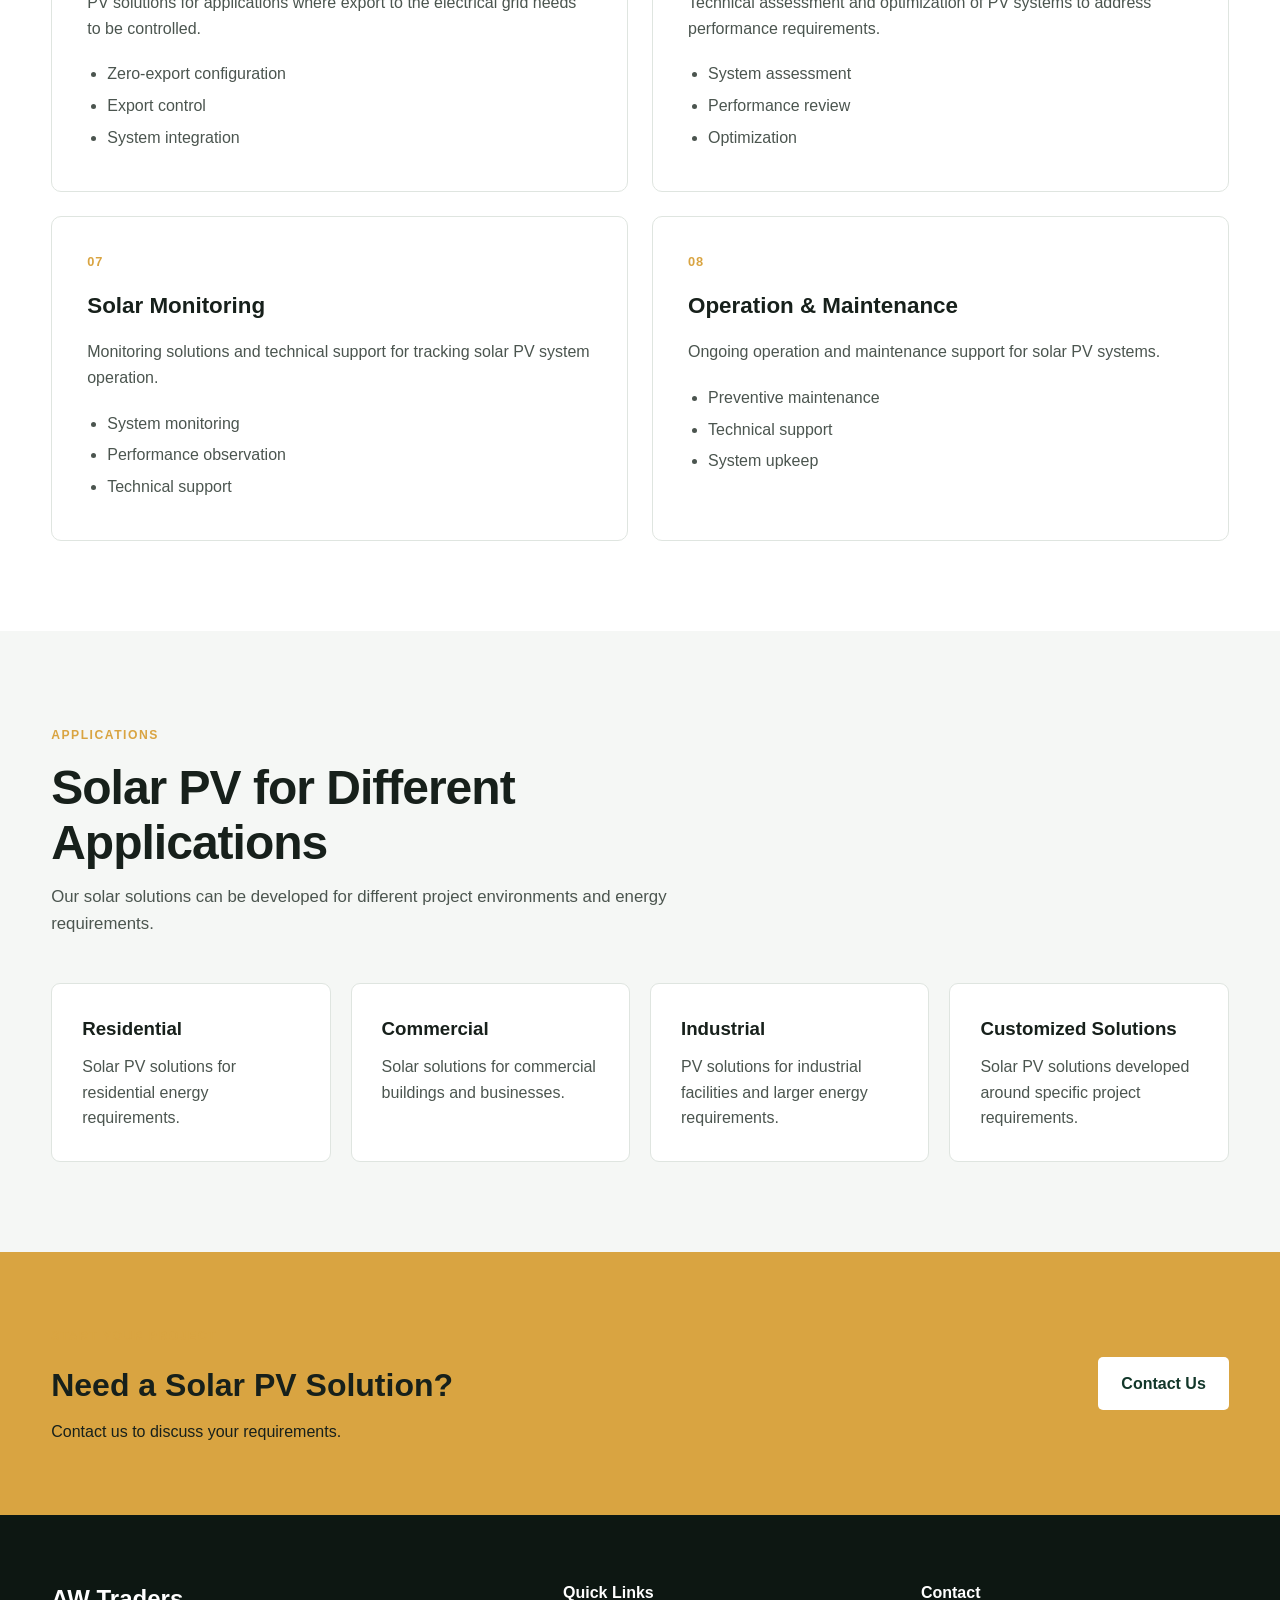
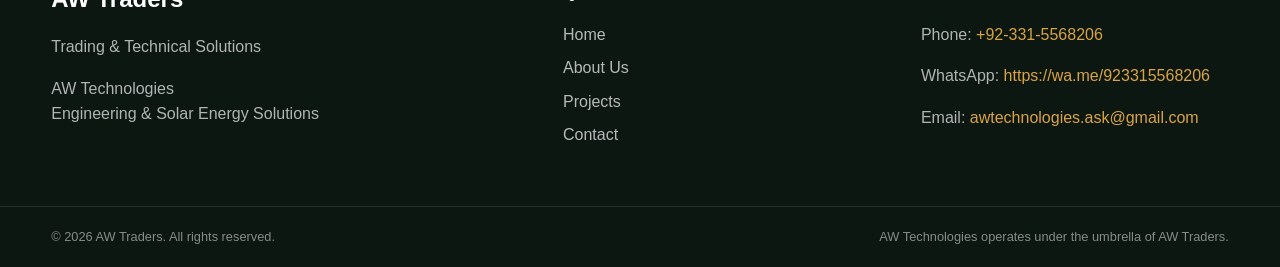
<file: services.html>
<!DOCTYPE html>
<html lang="en">

<head>

    <meta charset="UTF-8">

    <meta
        name="viewport"
        content="width=device-width, initial-scale=1.0"
    >

    <title>
        Solar & Technical Services | AW Technologies
    </title>

    <meta
        name="description"
        content="Explore solar PV design, consultancy, installation, project execution, optimization, monitoring, zero-export and operation & maintenance services from AW Technologies."
    >

    <meta
        name="author"
        content="AW Traders"
    >

    <!-- Open Graph -->

    <meta
        property="og:title"
        content="Solar & Technical Services | AW Technologies"
    >

    <meta
        property="og:description"
        content="Solar PV design, consultancy, installation, project execution, zero-export solutions, monitoring and operation & maintenance services."
    >

    <meta
        property="og:type"
        content="website"
    >

    <meta
        property="og:image"
        content="images/branding/aw-technologies-logo.png"
    >

    <meta
        property="og:url"
        content="https://awtechnologies.pk/services.html"
    >

    <link
        rel="canonical"
        href="https://awtechnologies.pk/services.html"
    >
    <link
        rel="stylesheet"
        href="css/style.css"
    >
    <!-- Breadcrumb Structured Data -->

<script type="application/ld+json">
{
    "@context": "https://schema.org",
    "@type": "BreadcrumbList",
    "itemListElement": [
        {
            "@type": "ListItem",
            "position": 1,
            "name": "Home",
            "item": "https://awtechnologies.pk/"
        },
        {
            "@type": "ListItem",
            "position": 2,
            "name": "Services",
            "item": "https://awtechnologies.pk/services.html"
        }
    ]
}
</script>
</head>


<body>

    <!-- HEADER -->

    <header class="site-header">

        <div class="container nav-container">

            <a href="index.html" class="brand">

                <img
                    src="images/branding/aw-technologies-logo.png"
                    alt="AW Technologies"
                    class="site-logo-image"
                >
                <div class="brand-sub">
                    By AW Traders - Trading & Technical Solutions
                </div>
            </a>


            <button
                class="mobile-menu-button"
                id="mobileMenuButton"
                aria-label="Open navigation menu"
                aria-expanded="false"
            >
                ☰
            </button>


            <nav class="main-nav" id="mainNav">

                <a href="index.html">
                    Home
                </a>

                <a href="about.html">
                    About Us
                </a>

                <a href="services.html" class="active">
                    Services
                </a>

                <a href="solar-solutions.html">
                    Solar Solutions
                </a>

                <a href="projects.html">
                    Projects
                </a>

                <a href="contact.html">
                    Contact
                </a>

            </nav>

        </div>

    </header>


    <!-- PAGE -->

    <main>

        <!-- PAGE HERO -->

        <section class="page-hero">

            <div class="container">

                <span class="section-label">
                    OUR SERVICES
                </span>

                <h1>
                    Solar PV & Technical Services
                </h1>

                <p>
                    Technical solutions supporting different stages
                    of solar PV projects.
                </p>

            </div>

        </section>


        <!-- INTRO -->

        <section class="content-section">

            <div class="container">

                <div class="section-heading">

                    <span class="section-label">
                        WHAT WE PROVIDE
                    </span>

                    <h2>
                        Solar Solutions Built Around Project Requirements
                    </h2>

                    <p>
                        AW Technologies provides solar PV services
                        covering assessment, design, implementation
                        and ongoing technical support.
                    </p>

                </div>


                <div class="service-detail-grid">


                    <!-- SERVICE 01 -->

                    <article class="service-detail-card">

                        <div class="service-detail-number">
                            01
                        </div>

                        <h3>
                            Solar PV System Design
                        </h3>

                        <p>
                            PV system sizing, design and technical
                            planning based on project requirements
                            and site conditions.
                        </p>

                        <ul>

                            <li>
                                PV system sizing
                            </li>

                            <li>
                                System configuration
                            </li>

                            <li>
                                Technical planning
                            </li>

                        </ul>

                    </article>


                    <!-- SERVICE 02 -->

                    <article class="service-detail-card">

                        <div class="service-detail-number">
                            02
                        </div>

                        <h3>
                            Solar Consultancy
                        </h3>

                        <p>
                            Technical consultancy and assessment
                            for customers considering solar PV
                            solutions.
                        </p>

                        <ul>

                            <li>
                                Energy assessment
                            </li>

                            <li>
                                Solar feasibility studies
                            </li>

                            <li>
                                Technical consultation
                            </li>

                        </ul>

                    </article>


                    <!-- SERVICE 03 -->

                    <article class="service-detail-card">

                        <div class="service-detail-number">
                            03
                        </div>

                        <h3>
                            Solar Installation
                        </h3>

                        <p>
                            Installation support for solar PV
                            systems according to the project's
                            technical requirements.
                        </p>

                        <ul>

                            <li>
                                PV installation
                            </li>

                            <li>
                                Equipment installation
                            </li>

                            <li>
                                System implementation
                            </li>

                        </ul>

                    </article>


                    <!-- SERVICE 04 -->

                    <article class="service-detail-card">

                        <div class="service-detail-number">
                            04
                        </div>

                        <h3>
                            Solar Project Execution
                        </h3>

                        <p>
                            Technical execution and implementation
                            support for solar PV projects.
                        </p>

                        <ul>

                            <li>
                                Project coordination
                            </li>

                            <li>
                                Implementation support
                            </li>

                            <li>
                                Technical execution
                            </li>

                        </ul>

                    </article>


                    <!-- SERVICE 05 -->

                    <article class="service-detail-card">

                        <div class="service-detail-number">
                            05
                        </div>

                        <h3>
                            Zero-Export Solar Solutions
                        </h3>

                        <p>
                            PV solutions for applications where
                            export to the electrical grid needs
                            to be controlled.
                        </p>

                        <ul>

                            <li>
                                Zero-export configuration
                            </li>

                            <li>
                                Export control
                            </li>

                            <li>
                                System integration
                            </li>

                        </ul>

                    </article>


                    <!-- SERVICE 06 -->

                    <article class="service-detail-card">

                        <div class="service-detail-number">
                            06
                        </div>

                        <h3>
                            Solar System Optimization
                        </h3>

                        <p>
                            Technical assessment and optimization
                            of PV systems to address performance
                            requirements.
                        </p>

                        <ul>

                            <li>
                                System assessment
                            </li>

                            <li>
                                Performance review
                            </li>

                            <li>
                                Optimization
                            </li>

                        </ul>

                    </article>


                    <!-- SERVICE 07 -->

                    <article class="service-detail-card">

                        <div class="service-detail-number">
                            07
                        </div>

                        <h3>
                            Solar Monitoring
                        </h3>

                        <p>
                            Monitoring solutions and technical
                            support for tracking solar PV system
                            operation.
                        </p>

                        <ul>

                            <li>
                                System monitoring
                            </li>

                            <li>
                                Performance observation
                            </li>

                            <li>
                                Technical support
                            </li>

                        </ul>

                    </article>


                    <!-- SERVICE 08 -->

                    <article class="service-detail-card">

                        <div class="service-detail-number">
                            08
                        </div>

                        <h3>
                            Operation & Maintenance
                        </h3>

                        <p>
                            Ongoing operation and maintenance
                            support for solar PV systems.
                        </p>

                        <ul>

                            <li>
                                Preventive maintenance
                            </li>

                            <li>
                                Technical support
                            </li>

                            <li>
                                System upkeep
                            </li>

                        </ul>

                    </article>

                </div>

            </div>

        </section>


        <!-- APPLICATIONS -->

        <section class="content-section light-section">

            <div class="container">

                <div class="section-heading">

                    <span class="section-label">
                        APPLICATIONS
                    </span>

                    <h2>
                        Solar PV for Different Applications
                    </h2>

                    <p>
                        Our solar solutions can be developed for
                        different project environments and energy
                        requirements.
                    </p>

                </div>


                <div class="application-grid">

                    <div class="application-card">

                        <h3>
                            Residential
                        </h3>

                        <p>
                            Solar PV solutions for residential
                            energy requirements.
                        </p>

                    </div>


                    <div class="application-card">

                        <h3>
                            Commercial
                        </h3>

                        <p>
                            Solar solutions for commercial
                            buildings and businesses.
                        </p>

                    </div>


                    <div class="application-card">

                        <h3>
                            Industrial
                        </h3>

                        <p>
                            PV solutions for industrial facilities
                            and larger energy requirements.
                        </p>

                    </div>


                    <div class="application-card">

                        <h3>
                            Customized Solutions
                        </h3>

                        <p>
                            Solar PV solutions developed around
                            specific project requirements.
                        </p>

                    </div>

                </div>

            </div>

        </section>


        <!-- CTA -->

        <section class="cta-section">

            <div class="container cta-content">

                <div>

                    <span class="section-label">
                        START YOUR PROJECT
                    </span>

                    <h2>
                        Need a Solar PV Solution?
                    </h2>

                    <p>
                        Contact us to discuss your requirements.
                    </p>

                </div>


                <a href="contact.html" class="btn btn-light">
                    Contact Us
                </a>

            </div>

        </section>

    </main>


    <!-- FOOTER -->

    <footer class="site-footer">

        <div class="container footer-grid">

            <div>

                <div class="footer-brand">
                    AW Traders
                </div>

                <p>
                    Trading & Technical Solutions
                </p>

                <p>
                    AW Technologies<br>
                    Engineering & Solar Energy Solutions
                </p>

            </div>


            <div>

                <h3>
                    Quick Links
                </h3>

                <a href="index.html">
                    Home
                </a>

                <a href="about.html">
                    About Us
                </a>

                <a href="projects.html">
                    Projects
                </a>

                <a href="contact.html">
                    Contact
                </a>

            </div>


            <div>

                <h3>
                    Contact
                </h3>

                <p>
                    Phone:
                    <span class="placeholder">
                         +92-331-5568206
                    </span>
                </p>

                <p>
                    WhatsApp:
                    <span class="placeholder">
                        https://wa.me/923315568206
                    </span>
                </p>

                <p>
                    Email:
                    <span class="placeholder">
                        awtechnologies.ask@gmail.com
                    </span>
                </p>

            </div>

        </div>


        <div class="footer-bottom">

            <div class="container">

                <p>
                    © 2026 AW Traders. All rights reserved.
                </p>

                <p>
                    AW Technologies operates under the umbrella
                    of AW Traders.
                </p>

            </div>

        </div>

    </footer>


    <script src="js/main.js"></script>

</body>

</html>
</file>
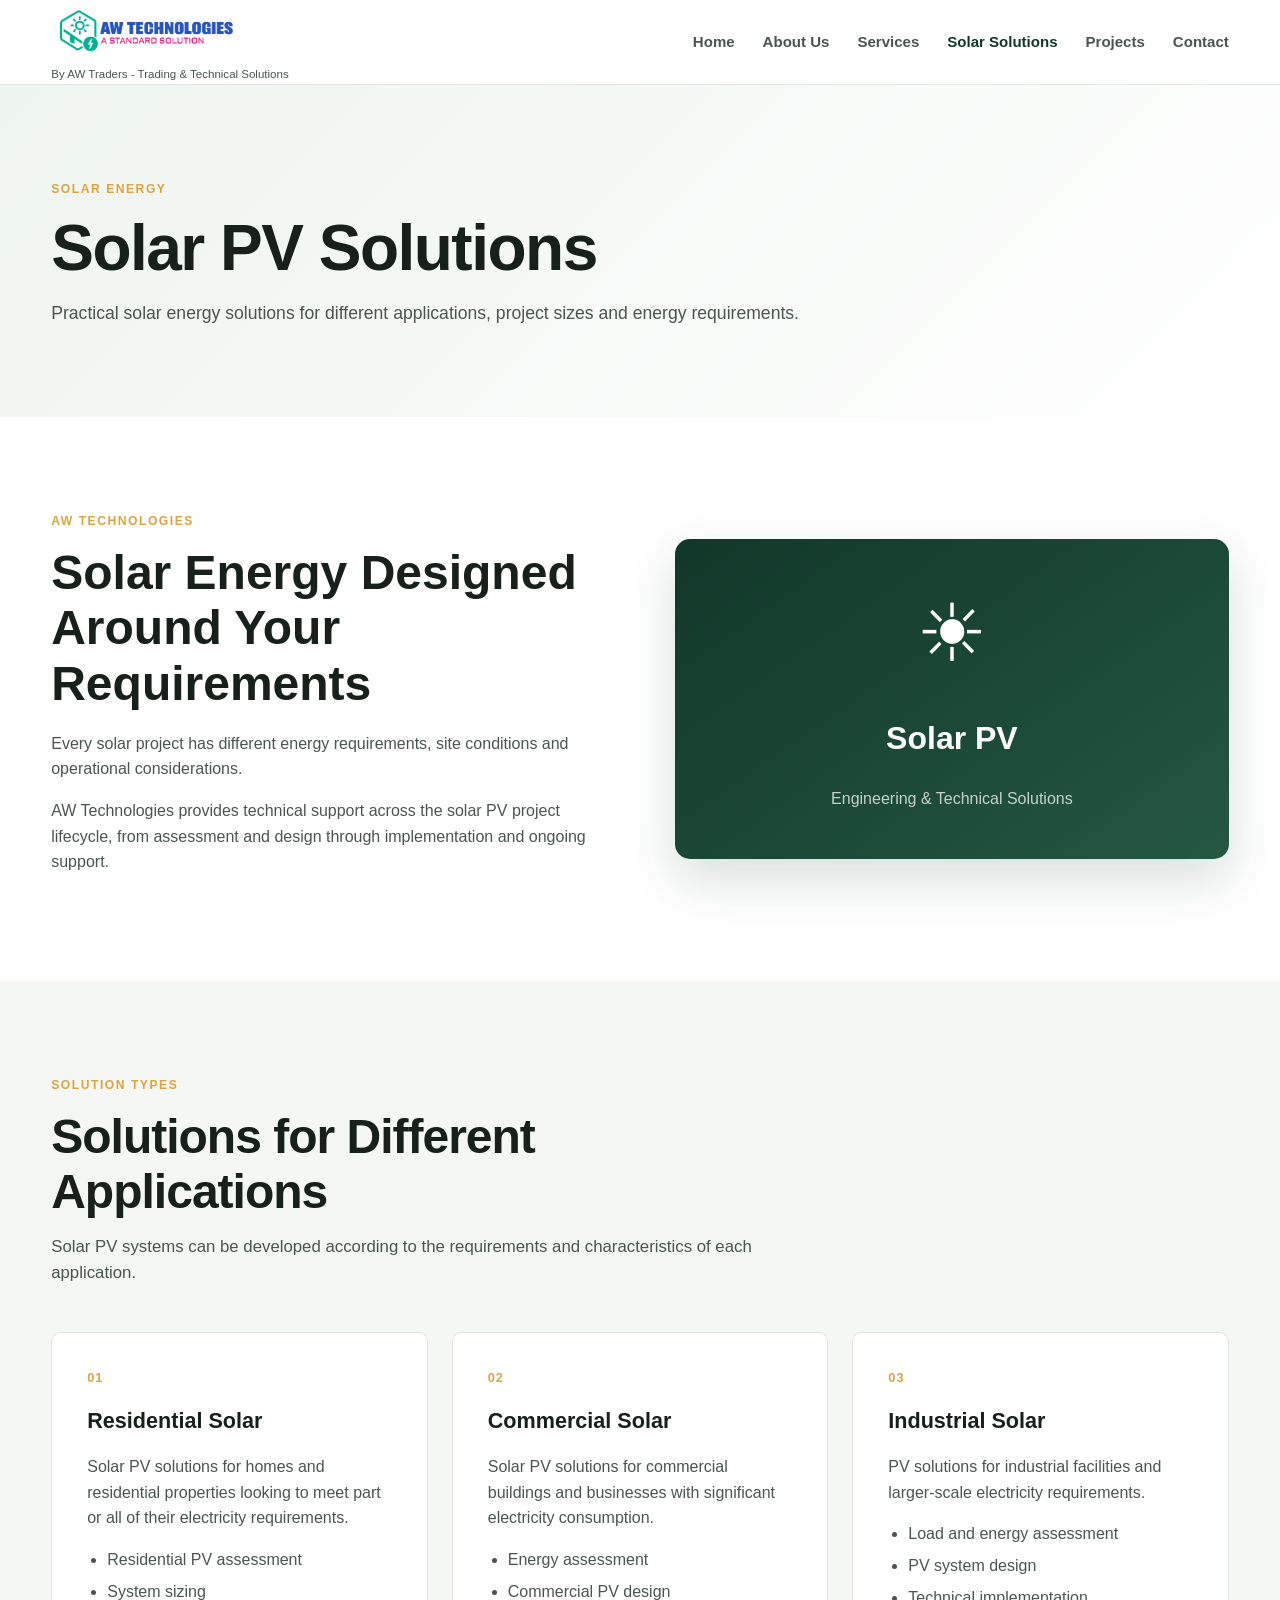
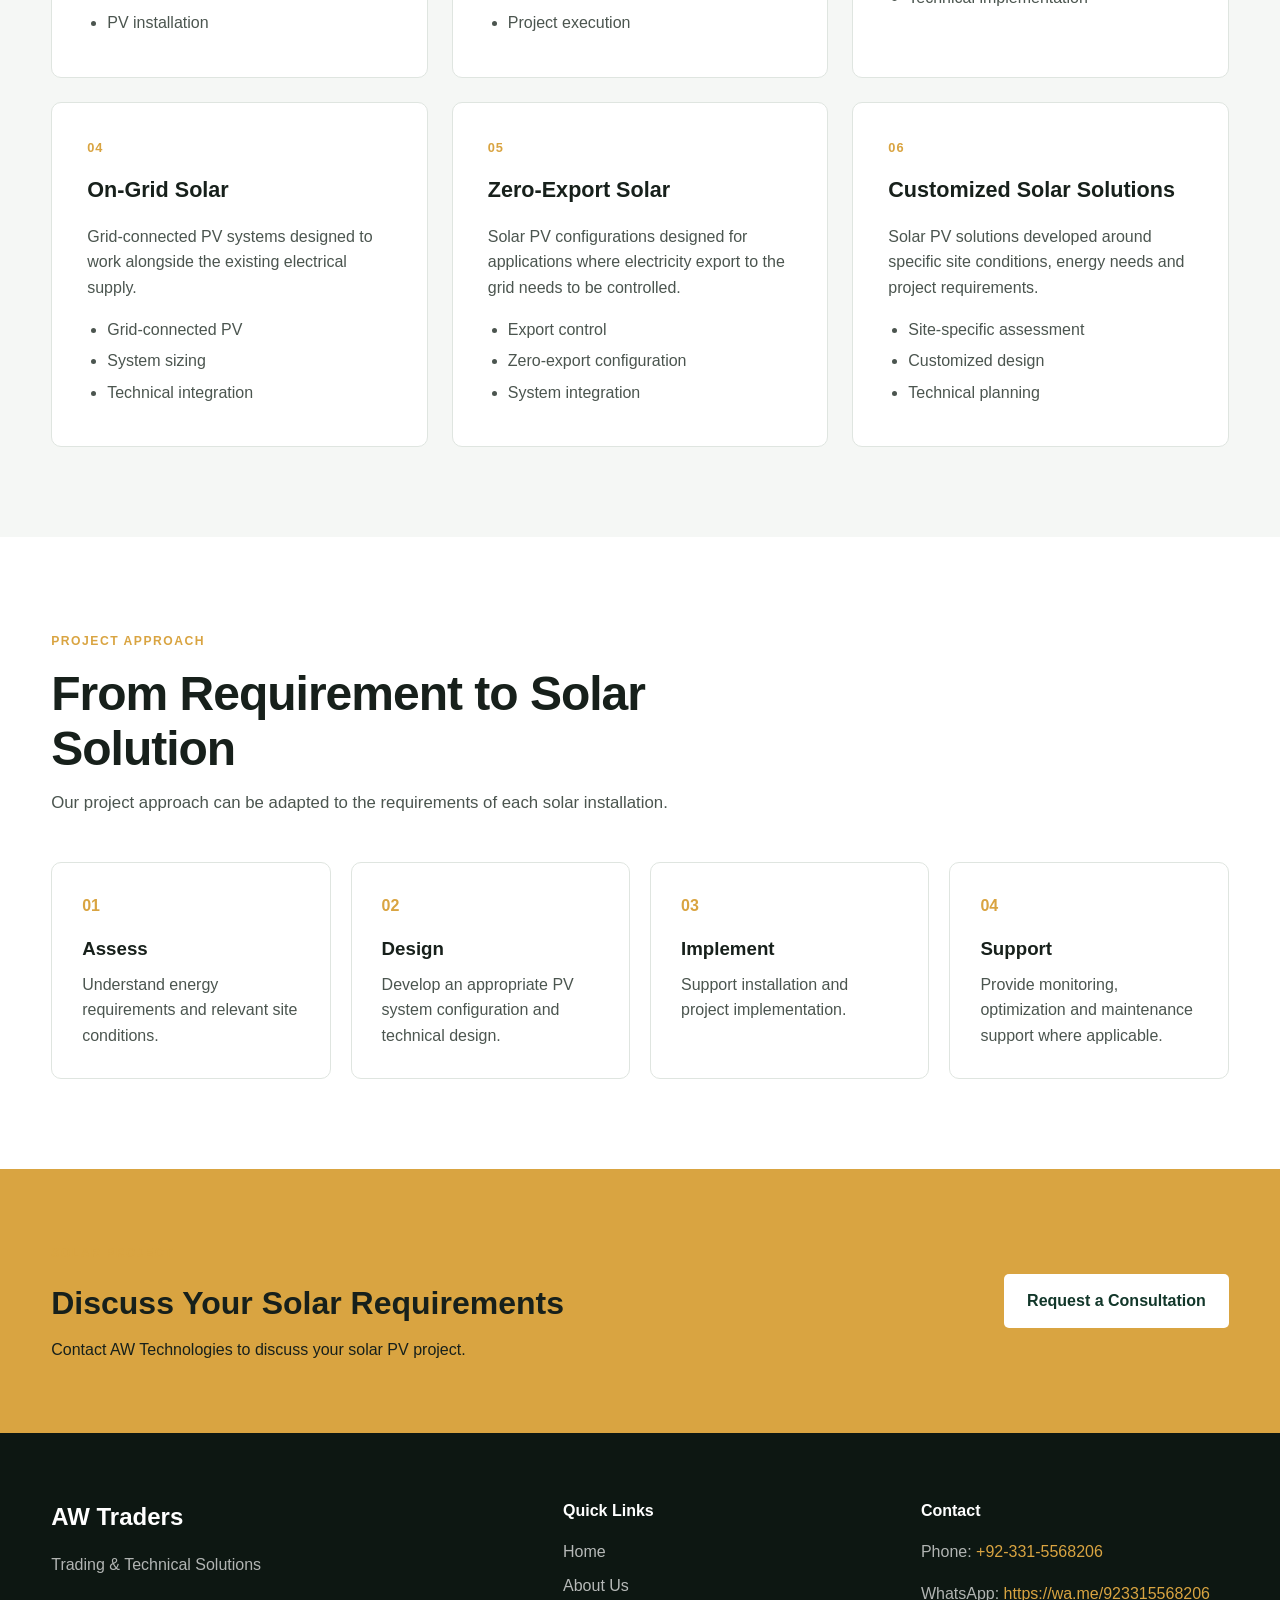
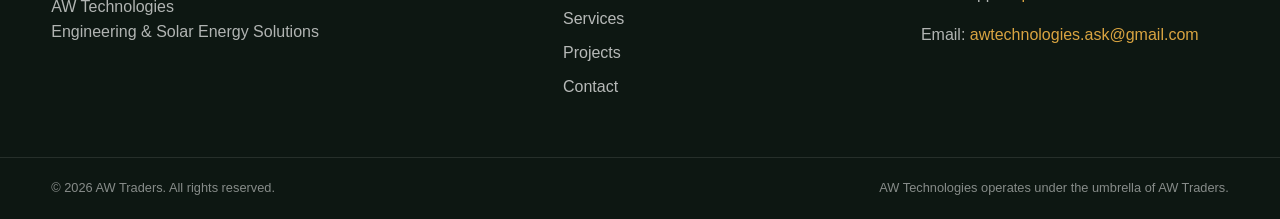
<file: solar-solutions.html>
<!DOCTYPE html>
<html lang="en">

<head>

    <meta charset="UTF-8">

    <meta
        name="viewport"
        content="width=device-width, initial-scale=1.0"
    >

    <title>
        Solar PV Solutions | Residential, Commercial & Industrial | AW Technologies
    </title>

    <meta
        name="description"
        content="Explore residential, commercial, industrial, on-grid, zero-export and customized solar PV solutions from AW Technologies."
    >

    <meta
        name="author"
        content="AW Traders"
    >

    <!-- Open Graph -->

    <meta
        property="og:title"
        content="Solar PV Solutions | AW Technologies"
    >

    <meta
        property="og:description"
        content="Residential, commercial, industrial, on-grid, zero-export and customized solar PV solutions from AW Technologies."
    >

    <meta
        property="og:type"
        content="website"
    >

    <meta
        property="og:image"
        content="images/branding/aw-technologies-logo.png"
    >

    <!-- Temporary: update after domain is finalized -->

    <meta
        property="og:url"
        content="https://awtechnologies.pk/solar-solutions.html"
    >

    <link
        rel="canonical"
        href="https://awtechnologies.pk/solar-solutions.html"
    >

    <link
        rel="stylesheet"
        href="css/style.css"
    >
<!-- Breadcrumb Structured Data -->

<script type="application/ld+json">
{
    "@context": "https://schema.org",
    "@type": "BreadcrumbList",
    "itemListElement": [
        {
            "@type": "ListItem",
            "position": 1,
            "name": "Home",
            "item": "https://awtechnologies.pk/"
        },
        {
            "@type": "ListItem",
            "position": 2,
            "name": "Solar Solutions",
            "item": "https://awtechnologies.pk/solar-solutions.html"
        }
    ]
}
</script>
</head>

<body>

    <!-- =========================
         HEADER
    ========================== -->

    <header class="site-header">

        <div class="container nav-container">

            <a href="index.html" class="brand">

                <img
                    src="images/branding/aw-technologies-logo.png"
                    alt="AW Technologies"
                    class="site-logo-image"
                >
                <div class="brand-sub">
                    By AW Traders - Trading & Technical Solutions
                </div>
            </a>


            <button
                class="mobile-menu-button"
                id="mobileMenuButton"
                aria-label="Open navigation menu"
                aria-expanded="false"
            >
                ☰
            </button>


            <nav class="main-nav" id="mainNav">

                <a href="index.html">
                    Home
                </a>

                <a href="about.html">
                    About Us
                </a>

                <a href="services.html">
                    Services
                </a>

                <a href="solar-solutions.html" class="active">
                    Solar Solutions
                </a>

                <a href="projects.html">
                    Projects
                </a>

                <a href="contact.html">
                    Contact
                </a>

            </nav>

        </div>

    </header>


    <!-- =========================
         MAIN CONTENT
    ========================== -->

    <main>


        <!-- PAGE HERO -->

        <section class="page-hero">

            <div class="container">

                <span class="section-label">
                    SOLAR ENERGY
                </span>

                <h1>
                    Solar PV Solutions
                </h1>

                <p>
                    Practical solar energy solutions for different
                    applications, project sizes and energy requirements.
                </p>

            </div>

        </section>


        <!-- INTRODUCTION -->

        <section class="content-section">

            <div class="container">

                <div class="two-column">

                    <div>

                        <span class="section-label">
                            AW TECHNOLOGIES
                        </span>

                        <h2>
                            Solar Energy Designed Around Your Requirements
                        </h2>

                        <p>
                            Every solar project has different energy
                            requirements, site conditions and operational
                            considerations.
                        </p>

                        <p>
                            AW Technologies provides technical support
                            across the solar PV project lifecycle,
                            from assessment and design through
                            implementation and ongoing support.
                        </p>

                    </div>


                    <div class="solar-solution-panel">

                        <div class="large-solar-icon">
                            ☀
                        </div>

                        <h3>
                            Solar PV
                        </h3>

                        <p>
                            Engineering & Technical Solutions
                        </p>

                    </div>

                </div>

            </div>

        </section>


        <!-- =========================
             SOLUTION TYPES
        ========================== -->

        <section class="content-section light-section">

            <div class="container">

                <div class="section-heading">

                    <span class="section-label">
                        SOLUTION TYPES
                    </span>

                    <h2>
                        Solutions for Different Applications
                    </h2>

                    <p>
                        Solar PV systems can be developed according
                        to the requirements and characteristics of
                        each application.
                    </p>

                </div>


                <div class="solution-grid">


                    <!-- RESIDENTIAL -->

                    <article class="solution-card">

                        <div class="solution-number">
                            01
                        </div>

                        <h3>
                            Residential Solar
                        </h3>

                        <p>
                            Solar PV solutions for homes and residential
                            properties looking to meet part or all of
                            their electricity requirements.
                        </p>

                        <ul>

                            <li>
                                Residential PV assessment
                            </li>

                            <li>
                                System sizing
                            </li>

                            <li>
                                PV installation
                            </li>

                        </ul>

                    </article>


                    <!-- COMMERCIAL -->

                    <article class="solution-card">

                        <div class="solution-number">
                            02
                        </div>

                        <h3>
                            Commercial Solar
                        </h3>

                        <p>
                            Solar PV solutions for commercial buildings
                            and businesses with significant electricity
                            consumption.
                        </p>

                        <ul>

                            <li>
                                Energy assessment
                            </li>

                            <li>
                                Commercial PV design
                            </li>

                            <li>
                                Project execution
                            </li>

                        </ul>

                    </article>


                    <!-- INDUSTRIAL -->

                    <article class="solution-card">

                        <div class="solution-number">
                            03
                        </div>

                        <h3>
                            Industrial Solar
                        </h3>

                        <p>
                            PV solutions for industrial facilities
                            and larger-scale electricity requirements.
                        </p>

                        <ul>

                            <li>
                                Load and energy assessment
                            </li>

                            <li>
                                PV system design
                            </li>

                            <li>
                                Technical implementation
                            </li>

                        </ul>

                    </article>


                    <!-- ON GRID -->

                    <article class="solution-card">

                        <div class="solution-number">
                            04
                        </div>

                        <h3>
                            On-Grid Solar
                        </h3>

                        <p>
                            Grid-connected PV systems designed to
                            work alongside the existing electrical
                            supply.
                        </p>

                        <ul>

                            <li>
                                Grid-connected PV
                            </li>

                            <li>
                                System sizing
                            </li>

                            <li>
                                Technical integration
                            </li>

                        </ul>

                    </article>


                    <!-- ZERO EXPORT -->

                    <article class="solution-card">

                        <div class="solution-number">
                            05
                        </div>

                        <h3>
                            Zero-Export Solar
                        </h3>

                        <p>
                            Solar PV configurations designed for
                            applications where electricity export
                            to the grid needs to be controlled.
                        </p>

                        <ul>

                            <li>
                                Export control
                            </li>

                            <li>
                                Zero-export configuration
                            </li>

                            <li>
                                System integration
                            </li>

                        </ul>

                    </article>


                    <!-- CUSTOMIZED -->

                    <article class="solution-card">

                        <div class="solution-number">
                            06
                        </div>

                        <h3>
                            Customized Solar Solutions
                        </h3>

                        <p>
                            Solar PV solutions developed around
                            specific site conditions, energy needs
                            and project requirements.
                        </p>

                        <ul>

                            <li>
                                Site-specific assessment
                            </li>

                            <li>
                                Customized design
                            </li>

                            <li>
                                Technical planning
                            </li>

                        </ul>

                    </article>

                </div>

            </div>

        </section>


        <!-- =========================
             PROJECT PROCESS
        ========================== -->

        <section class="content-section">

            <div class="container">

                <div class="section-heading">

                    <span class="section-label">
                        PROJECT APPROACH
                    </span>

                    <h2>
                        From Requirement to Solar Solution
                    </h2>

                    <p>
                        Our project approach can be adapted to the
                        requirements of each solar installation.
                    </p>

                </div>


                <div class="solar-process">

                    <div class="process-item">

                        <span>
                            01
                        </span>

                        <h3>
                            Assess
                        </h3>

                        <p>
                            Understand energy requirements and
                            relevant site conditions.
                        </p>

                    </div>


                    <div class="process-item">

                        <span>
                            02
                        </span>

                        <h3>
                            Design
                        </h3>

                        <p>
                            Develop an appropriate PV system
                            configuration and technical design.
                        </p>

                    </div>


                    <div class="process-item">

                        <span>
                            03
                        </span>

                        <h3>
                            Implement
                        </h3>

                        <p>
                            Support installation and project
                            implementation.
                        </p>

                    </div>


                    <div class="process-item">

                        <span>
                            04
                        </span>

                        <h3>
                            Support
                        </h3>

                        <p>
                            Provide monitoring, optimization and
                            maintenance support where applicable.
                        </p>

                    </div>

                </div>

            </div>

        </section>


        <!-- =========================
             CTA
        ========================== -->

        <section class="cta-section">

            <div class="container cta-content">

                <div>

                    <span class="section-label">
                        SOLAR PROJECT
                    </span>

                    <h2>
                        Discuss Your Solar Requirements
                    </h2>

                    <p>
                        Contact AW Technologies to discuss your
                        solar PV project.
                    </p>

                </div>


                <a href="contact.html" class="btn btn-light">
                    Request a Consultation
                </a>

            </div>

        </section>

    </main>


    <!-- =========================
         FOOTER
    ========================== -->

    <footer class="site-footer">

        <div class="container footer-grid">

            <div>

                <div class="footer-brand">
                    AW Traders
                </div>

                <p>
                    Trading & Technical Solutions
                </p>

                <p>
                    AW Technologies<br>
                    Engineering & Solar Energy Solutions
                </p>

            </div>


            <div>

                <h3>
                    Quick Links
                </h3>

                <a href="index.html">
                    Home
                </a>

                <a href="about.html">
                    About Us
                </a>

                <a href="services.html">
                    Services
                </a>

                <a href="projects.html">
                    Projects
                </a>

                <a href="contact.html">
                    Contact
                </a>

            </div>


            <div>

                <h3>
                    Contact
                </h3>

                <p>
                    Phone:
                    <span class="placeholder">
                        +92-331-5568206
                    </span>
                </p>

                <p>
                    WhatsApp:
                    <span class="placeholder">
                        https://wa.me/923315568206
                    </span>
                </p>

                <p>
                    Email:
                    <span class="placeholder">
                        awtechnologies.ask@gmail.com
                    </span>
                </p>

            </div>

        </div>


        <div class="footer-bottom">

            <div class="container">

                <p>
                    © 2026 AW Traders. All rights reserved.
                </p>

                <p>
                    AW Technologies operates under the umbrella
                    of AW Traders.
                </p>

            </div>

        </div>

    </footer>


    <script src="js/main.js"></script>

</body>

</html>
</file>
<file: css/style.css>
/* =========================================
   AW TRADERS / AW TECHNOLOGIES
   MAIN WEBSITE STYLES
========================================= */


/* =========================================
   GLOBAL
========================================= */

:root {
    --primary: #12372a;
    --primary-dark: #0b241b;
    --accent: #d9a441;
    --light: #f5f7f5;
    --white: #ffffff;
    --dark: #17201b;
    --text: #4b554f;
    --border: #dfe5e0;
    --max-width: 1180px;
}

* {
    box-sizing: border-box;
}

html {
    scroll-behavior: smooth;
}

body {
    margin: 0;
    font-family: Arial, Helvetica, sans-serif;
    color: var(--dark);
    background: var(--white);
    line-height: 1.6;
}

a {
    color: inherit;
    text-decoration: none;
}

img {
    max-width: 100%;
    display: block;
}

.container {
    width: min(92%, var(--max-width));
    margin: 0 auto;
}


/* =========================================
   HEADER
========================================= */

.site-header {
    background: var(--white);
    border-bottom: 1px solid var(--border);
    position: sticky;
    top: 0;
    z-index: 1000;
}

.nav-container {
    min-height: 82px;
    display: flex;
    align-items: center;
    justify-content: space-between;
    gap: 30px;
}

.brand {
    display: block;
}

.brand-main {
    font-size: 1.55rem;
    font-weight: 800;
    letter-spacing: -0.5px;
}

.brand-sub {
    font-size: 0.72rem;
    color: var(--text);
    margin-top: 2px;
}

.main-nav {
    display: flex;
    align-items: center;
    gap: 28px;
}

.main-nav a {
    font-size: 0.94rem;
    font-weight: 600;
    color: var(--text);
    transition: 0.2s ease;
}

.main-nav a:hover,
.main-nav a.active {
    color: var(--primary);
}

.mobile-menu-button {
    display: none;
    border: 0;
    background: transparent;
    font-size: 1.8rem;
    cursor: pointer;
}


/* =========================================
   HERO
========================================= */

.hero {
    background:
        linear-gradient(
            135deg,
            #eef4ef 0%,
            #ffffff 55%,
            #f5f0e4 100%
        );

    padding: 100px 0;
}

.hero-content {
    display: grid;
    grid-template-columns: 1.2fr 0.8fr;
    gap: 70px;
    align-items: center;
}

.division-label,
.section-label {
    display: inline-block;
    font-size: 0.76rem;
    font-weight: 800;
    letter-spacing: 1.5px;
    text-transform: uppercase;
    color: var(--accent);
    margin-bottom: 14px;
}

.hero h1 {
    font-size: clamp(2.5rem, 5vw, 4.4rem);
    line-height: 1.05;
    letter-spacing: -2px;
    margin: 0 0 25px;
    max-width: 750px;
}

.hero-description {
    font-size: 1.15rem;
    color: var(--text);
    max-width: 650px;
    margin-bottom: 35px;
}

.hero-buttons {
    display: flex;
    flex-wrap: wrap;
    gap: 14px;
}

.btn {
    display: inline-block;
    padding: 14px 23px;
    border-radius: 5px;
    font-weight: 700;
    transition: 0.2s ease;
}

.btn-primary {
    background: var(--primary);
    color: var(--white);
}

.btn-primary:hover {
    background: var(--primary-dark);
    transform: translateY(-2px);
}

.btn-secondary {
    border: 1px solid var(--primary);
    color: var(--primary);
    background: transparent;
}

.btn-secondary:hover {
    background: var(--primary);
    color: var(--white);
}

.btn-light {
    background: var(--white);
    color: var(--primary);
}

.hero-visual {
    display: flex;
    justify-content: center;
}

.solar-card {
    width: min(100%, 390px);
    min-height: 330px;
    border-radius: 18px;
    padding: 45px 35px;
    display: flex;
    flex-direction: column;
    justify-content: center;
    text-align: center;

    background:
        linear-gradient(
            145deg,
            var(--primary),
            #245842
        );

    color: var(--white);
    box-shadow: 0 25px 60px rgba(18, 55, 42, 0.18);
}

.solar-icon {
    font-size: 4.5rem;
    margin-bottom: 20px;
}

.solar-card h2 {
    margin: 0 0 12px;
    font-size: 1.7rem;
}

.solar-card p {
    margin: 0;
    opacity: 0.85;
}


/* =========================================
   SECTION COMMON
========================================= */

.intro-section,
.services-preview,
.projects-highlight {
    padding: 95px 0;
}

.section-heading {
    max-width: 720px;
    margin-bottom: 45px;
}

.section-heading h2 {
    margin: 0 0 14px;
    font-size: clamp(2rem, 4vw, 3rem);
    line-height: 1.15;
    letter-spacing: -1px;
}

.section-heading p {
    color: var(--text);
    font-size: 1.05rem;
    margin: 0;
}


/* =========================================
   BUSINESS CARDS
========================================= */

.business-grid {
    display: grid;
    grid-template-columns: repeat(2, 1fr);
    gap: 25px;
}

.business-card {
    padding: 38px;
    border: 1px solid var(--border);
    border-radius: 10px;
    background: var(--white);
}

.featured-card {
    background: var(--light);
    border-color: #ccd8cf;
}

.card-number {
    font-size: 0.8rem;
    font-weight: 800;
    color: var(--accent);
}

.business-card h3 {
    font-size: 1.6rem;
    margin: 18px 0 5px;
}

.business-card > p:not(.card-description) {
    font-weight: 700;
    color: var(--primary);
}

.card-description {
    color: var(--text);
}


/* =========================================
   SERVICES
========================================= */

.services-preview {
    background: var(--light);
}

.service-grid {
    display: grid;
    grid-template-columns: repeat(4, 1fr);
    gap: 20px;
}

.service-card {
    background: var(--white);
    padding: 30px;
    border: 1px solid var(--border);
    border-radius: 9px;
}

.service-icon {
    width: 48px;
    height: 48px;
    display: grid;
    place-items: center;
    border-radius: 50%;
    background: var(--primary);
    color: var(--white);
    font-weight: 800;
    font-size: 0.78rem;
    margin-bottom: 22px;
}

.service-card h3 {
    margin: 0 0 10px;
    font-size: 1.2rem;
}

.service-card p {
    color: var(--text);
    font-size: 0.94rem;
    margin: 0;
}

.center-button {
    text-align: center;
    margin-top: 40px;
}

.text-button {
    font-weight: 800;
    color: var(--primary);
}


/* =========================================
   PROJECT HIGHLIGHT
========================================= */

.projects-highlight {
    background: var(--primary);
    color: var(--white);
}

.projects-content {
    display: grid;
    grid-template-columns: 1fr 0.4fr;
    gap: 70px;
    align-items: center;
}

.projects-text h2 {
    font-size: clamp(2rem, 4vw, 3rem);
    line-height: 1.15;
    margin: 0 0 20px;
}

.projects-text p {
    max-width: 680px;
    opacity: 0.84;
}

.projects-text .section-label {
    color: var(--accent);
}

.projects-text .btn {
    margin-top: 15px;
}

.project-stat {
    text-align: center;
    border-left: 1px solid rgba(255,255,255,0.2);
    padding: 30px;
}

.project-stat strong {
    display: block;
    font-size: 5rem;
    line-height: 1;
}

.project-stat span {
    display: block;
    margin-top: 15px;
    opacity: 0.8;
    font-weight: 700;
}


/* =========================================
   CTA
========================================= */

.cta-section {
    padding: 70px 0;
    background: var(--accent);
}

.cta-content {
    display: flex;
    align-items: center;
    justify-content: space-between;
    gap: 30px;
}

.cta-content h2 {
    margin: 0 0 8px;
    font-size: 2rem;
}

.cta-content p {
    margin: 0;
}


/* =========================================
   FOOTER
========================================= */

.site-footer {
    background: #0d1712;
    color: var(--white);
    padding-top: 65px;
}

.footer-grid {
    display: grid;
    grid-template-columns: 1.5fr 1fr 1fr;
    gap: 50px;
    padding-bottom: 50px;
}

.footer-brand {
    font-size: 1.5rem;
    font-weight: 800;
}

.footer-grid p {
    color: rgba(255,255,255,0.68);
}

.footer-grid h3 {
    font-size: 1rem;
    margin-top: 0;
}

.footer-grid a {
    display: block;
    color: rgba(255,255,255,0.7);
    margin-bottom: 8px;
}

.footer-grid a:hover {
    color: var(--white);
}

.placeholder {
    color: var(--accent);
}

.footer-bottom {
    border-top: 1px solid rgba(255,255,255,0.1);
    padding: 20px 0;
}

.footer-bottom .container {
    display: flex;
    justify-content: space-between;
    gap: 20px;
}

.footer-bottom p {
    color: rgba(255,255,255,0.5);
    font-size: 0.8rem;
    margin: 0;
}


/* =========================================
   MOBILE
========================================= */

@media (max-width: 900px) {

    .hero-content {
        grid-template-columns: 1fr;
        gap: 45px;
    }

    .service-grid {
        grid-template-columns: repeat(2, 1fr);
    }

    .projects-content {
        grid-template-columns: 1fr;
    }

    .project-stat {
        border-left: 0;
        border-top: 1px solid rgba(255,255,255,0.2);
    }

}


@media (max-width: 700px) {

    .nav-container {
        min-height: 72px;
    }

    .mobile-menu-button {
        display: block;
    }

    .main-nav {
        position: absolute;
        top: 72px;
        left: 0;
        right: 0;

        display: none;
        flex-direction: column;
        align-items: flex-start;
        gap: 0;

        background: var(--white);
        border-bottom: 1px solid var(--border);
        padding: 10px 4%;
    }

    .main-nav.open {
        display: flex;
    }

    .main-nav a {
        width: 100%;
        padding: 13px 0;
        border-bottom: 1px solid var(--border);
    }

    .hero {
        padding: 70px 0;
    }

    .hero h1 {
        letter-spacing: -1px;
    }

    .business-grid,
    .service-grid {
        grid-template-columns: 1fr;
    }

    .intro-section,
    .services-preview,
    .projects-highlight {
        padding: 70px 0;
    }

    .cta-content {
        align-items: flex-start;
        flex-direction: column;
    }

    .footer-grid {
        grid-template-columns: 1fr;
        gap: 30px;
    }

    .footer-bottom .container {
        flex-direction: column;
    }

}

/* =========================================
   INNER PAGE HERO
========================================= */

.page-hero {
    padding: 90px 0;
    background:
        linear-gradient(
            135deg,
            #eef4ef,
            #ffffff
        );
}

.page-hero h1 {
    font-size: clamp(2.4rem, 5vw, 4rem);
    line-height: 1.1;
    letter-spacing: -1.5px;
    margin: 0 0 15px;
}

.page-hero p {
    color: var(--text);
    font-size: 1.1rem;
    margin: 0;
}


/* =========================================
   CONTENT SECTIONS
========================================= */

.content-section {
    padding: 90px 0;
}

.light-section {
    background: var(--light);
}

.dark-section {
    background: var(--primary);
    color: var(--white);
}

.two-column {
    display: grid;
    grid-template-columns: 1fr 1fr;
    gap: 70px;
    align-items: center;
}

.two-column h2 {
    font-size: clamp(2rem, 4vw, 3rem);
    line-height: 1.15;
    margin: 0 0 20px;
}

.two-column p {
    color: var(--text);
}

.dark-section p {
    color: rgba(255,255,255,0.78);
}


/* =========================================
   INFORMATION PANEL
========================================= */

.info-panel {
    padding: 55px 40px;
    min-height: 260px;

    display: flex;
    flex-direction: column;
    justify-content: center;

    border-radius: 12px;

    background:
        linear-gradient(
            145deg,
            var(--primary),
            #245842
        );

    color: var(--white);
    box-shadow: 0 20px 50px rgba(18, 55, 42, 0.15);
}

.light-section .info-panel {
    background:
        linear-gradient(
            145deg,
            #ffffff,
            #edf3ee
        );

    color: var(--dark);
    border: 1px solid var(--border);
    box-shadow: none;
}

.panel-number {
    color: var(--accent);
    font-weight: 800;
    font-size: 0.8rem;
    letter-spacing: 1px;
}

.info-panel h3 {
    font-size: 2rem;
    margin: 15px 0 5px;
}

.info-panel p {
    color: rgba(255,255,255,0.75);
}

.light-section .info-panel p {
    color: var(--text);
}


/* =========================================
   CAPABILITIES
========================================= */

.capability-grid {
    display: grid;
    grid-template-columns: repeat(3, 1fr);
    gap: 20px;
}

.capability-item {
    padding: 30px;
    border: 1px solid var(--border);
    border-radius: 9px;
    background: var(--white);
}

.capability-item h3 {
    margin: 0 0 10px;
    font-size: 1.15rem;
}

.capability-item p {
    margin: 0;
    color: var(--text);
    font-size: 0.94rem;
}


/* =========================================
   APPROACH
========================================= */

.approach-grid {
    display: grid;
    grid-template-columns: repeat(4, 1fr);
    gap: 20px;
}

.approach-grid > div {
    padding: 28px;
    border: 1px solid rgba(255,255,255,0.15);
    border-radius: 9px;
}

.approach-grid span {
    color: var(--accent);
    font-weight: 800;
}

.approach-grid h3 {
    margin: 15px 0 8px;
}

.approach-grid p {
    margin: 0;
}


/* =========================================
   PLACEHOLDER INFORMATION
========================================= */

.information-placeholder {
    padding: 40px;
    border: 1px dashed #b9c5bc;
    border-radius: 10px;
    background: #fafcfb;
}

.information-placeholder h2 {
    margin-top: 0;
}

.information-placeholder li {
    margin-bottom: 10px;
    color: var(--text);
}


/* =========================================
   ABOUT PAGE MOBILE
========================================= */

@media (max-width: 900px) {

    .two-column {
        grid-template-columns: 1fr;
        gap: 40px;
    }

    .capability-grid {
        grid-template-columns: repeat(2, 1fr);
    }

    .approach-grid {
        grid-template-columns: repeat(2, 1fr);
    }

}


@media (max-width: 600px) {

    .page-hero {
        padding: 65px 0;
    }

    .content-section {
        padding: 65px 0;
    }

    .capability-grid,
    .approach-grid {
        grid-template-columns: 1fr;
    }

    .information-placeholder {
        padding: 25px;
    }

}

/* =========================================
   SERVICES PAGE
========================================= */

.service-detail-grid {
    display: grid;
    grid-template-columns: repeat(2, 1fr);
    gap: 24px;
}

.service-detail-card {
    padding: 35px;
    border: 1px solid var(--border);
    border-radius: 10px;
    background: var(--white);
    transition: transform 0.2s ease, box-shadow 0.2s ease;
}

.service-detail-card:hover {
    transform: translateY(-4px);
    box-shadow: 0 15px 35px rgba(0, 0, 0, 0.07);
}

.service-detail-number {
    color: var(--accent);
    font-weight: 800;
    font-size: 0.8rem;
    letter-spacing: 1px;
    margin-bottom: 15px;
}

.service-detail-card h3 {
    font-size: 1.4rem;
    margin: 0 0 12px;
}

.service-detail-card > p {
    color: var(--text);
    margin-bottom: 20px;
}

.service-detail-card ul {
    padding-left: 20px;
    margin-bottom: 0;
}

.service-detail-card li {
    margin-bottom: 6px;
    color: var(--text);
}


/* =========================================
   APPLICATIONS
========================================= */

.application-grid {
    display: grid;
    grid-template-columns: repeat(4, 1fr);
    gap: 20px;
}

.application-card {
    padding: 30px;
    border-radius: 9px;
    background: var(--white);
    border: 1px solid var(--border);
}

.application-card h3 {
    margin: 0 0 10px;
}

.application-card p {
    color: var(--text);
    margin: 0;
}


/* =========================================
   SERVICES MOBILE
========================================= */

@media (max-width: 900px) {

    .application-grid {
        grid-template-columns: repeat(2, 1fr);
    }

}


@media (max-width: 650px) {

    .service-detail-grid,
    .application-grid {
        grid-template-columns: 1fr;
    }

}

/* =========================================
   SOLAR SOLUTIONS
========================================= */

.solar-solution-panel {
    min-height: 320px;

    display: flex;
    flex-direction: column;
    align-items: center;
    justify-content: center;

    text-align: center;

    border-radius: 15px;

    background:
        linear-gradient(
            145deg,
            var(--primary),
            #245842
        );

    color: var(--white);

    box-shadow: 0 20px 50px rgba(18, 55, 42, 0.16);
}

.large-solar-icon {
    font-size: 5rem;
    margin-bottom: 15px;
}

.solar-solution-panel h3 {
    font-size: 2rem;
    margin: 0 0 5px;
}

.solar-solution-panel p {
    color: rgba(255,255,255,0.75);
}


/* =========================================
   SOLUTION CARDS
========================================= */

.solution-grid {
    display: grid;
    grid-template-columns: repeat(3, 1fr);
    gap: 24px;
}

.solution-card {
    background: var(--white);
    border: 1px solid var(--border);
    border-radius: 10px;
    padding: 35px;

    transition:
        transform 0.2s ease,
        box-shadow 0.2s ease;
}

.solution-card:hover {
    transform: translateY(-4px);
    box-shadow: 0 15px 35px rgba(0, 0, 0, 0.07);
}

.solution-number {
    color: var(--accent);
    font-size: 0.8rem;
    font-weight: 800;
    letter-spacing: 1px;
    margin-bottom: 15px;
}

.solution-card h3 {
    margin: 0 0 12px;
    font-size: 1.35rem;
}

.solution-card > p {
    color: var(--text);
}

.solution-card ul {
    padding-left: 20px;
    margin-bottom: 0;
}

.solution-card li {
    color: var(--text);
    margin-bottom: 6px;
}


/* =========================================
   SOLAR PROCESS
========================================= */

.solar-process {
    display: grid;
    grid-template-columns: repeat(4, 1fr);
    gap: 20px;
}

.process-item {
    padding: 30px;
    border: 1px solid var(--border);
    border-radius: 10px;
    background: var(--white);
}

.process-item span {
    color: var(--accent);
    font-weight: 800;
}

.process-item h3 {
    margin: 15px 0 8px;
}

.process-item p {
    color: var(--text);
    margin: 0;
}


/* =========================================
   SOLAR SOLUTIONS MOBILE
========================================= */

@media (max-width: 900px) {

    .solution-grid {
        grid-template-columns: repeat(2, 1fr);
    }

    .solar-process {
        grid-template-columns: repeat(2, 1fr);
    }

}


@media (max-width: 600px) {

    .solution-grid,
    .solar-process {
        grid-template-columns: 1fr;
    }

    .solar-solution-panel {
        min-height: 260px;
    }

}
/* =========================================
   SOLAR SOLUTIONS
========================================= */

.solar-solution-panel {
    min-height: 320px;

    display: flex;
    flex-direction: column;
    align-items: center;
    justify-content: center;

    text-align: center;

    border-radius: 15px;

    background:
        linear-gradient(
            145deg,
            var(--primary),
            #245842
        );

    color: var(--white);

    box-shadow: 0 20px 50px rgba(18, 55, 42, 0.16);
}

.large-solar-icon {
    font-size: 5rem;
    margin-bottom: 15px;
}

.solar-solution-panel h3 {
    font-size: 2rem;
    margin: 0 0 5px;
}

.solar-solution-panel p {
    color: rgba(255,255,255,0.75);
}


/* =========================================
   SOLUTION CARDS
========================================= */

.solution-grid {
    display: grid;
    grid-template-columns: repeat(3, 1fr);
    gap: 24px;
}

.solution-card {
    background: var(--white);
    border: 1px solid var(--border);
    border-radius: 10px;
    padding: 35px;

    transition:
        transform 0.2s ease,
        box-shadow 0.2s ease;
}

.solution-card:hover {
    transform: translateY(-4px);
    box-shadow: 0 15px 35px rgba(0, 0, 0, 0.07);
}

.solution-number {
    color: var(--accent);
    font-size: 0.8rem;
    font-weight: 800;
    letter-spacing: 1px;
    margin-bottom: 15px;
}

.solution-card h3 {
    margin: 0 0 12px;
    font-size: 1.35rem;
}

.solution-card > p {
    color: var(--text);
}

.solution-card ul {
    padding-left: 20px;
    margin-bottom: 0;
}

.solution-card li {
    color: var(--text);
    margin-bottom: 6px;
}


/* =========================================
   SOLAR PROCESS
========================================= */

.solar-process {
    display: grid;
    grid-template-columns: repeat(4, 1fr);
    gap: 20px;
}

.process-item {
    padding: 30px;
    border: 1px solid var(--border);
    border-radius: 10px;
    background: var(--white);
}

.process-item span {
    color: var(--accent);
    font-weight: 800;
}

.process-item h3 {
    margin: 15px 0 8px;
}

.process-item p {
    color: var(--text);
    margin: 0;
}


/* =========================================
   SOLAR SOLUTIONS MOBILE
========================================= */

@media (max-width: 900px) {

    .solution-grid {
        grid-template-columns: repeat(2, 1fr);
    }

    .solar-process {
        grid-template-columns: repeat(2, 1fr);
    }

}


@media (max-width: 600px) {

    .solution-grid,
    .solar-process {
        grid-template-columns: 1fr;
    }

    .solar-solution-panel {
        min-height: 260px;
    }

}
/* =========================================
   PROJECT PORTFOLIO
========================================= */

.project-filters {
    display: grid;
    grid-template-columns: 2fr 1fr;
    gap: 20px;
    margin-bottom: 45px;
    padding: 25px;
    background: var(--light);
    border: 1px solid var(--border);
    border-radius: 10px;
}

.project-filters label {
    display: block;
    margin-bottom: 8px;
    font-size: 0.85rem;
    font-weight: 700;
}

.project-filters input,
.project-filters select {
    width: 100%;
    padding: 13px 15px;
    border: 1px solid #cbd5ce;
    border-radius: 6px;
    background: var(--white);
    font: inherit;
    color: var(--dark);
}

.project-filters input:focus,
.project-filters select:focus {
    outline: 2px solid var(--accent);
    outline-offset: 1px;
}


/* =========================================
   PROJECT GRID
========================================= */

.project-grid {
    display: grid;
    grid-template-columns: repeat(3, 1fr);
    gap: 25px;
}

.project-card {
    overflow: hidden;
    border: 1px solid var(--border);
    border-radius: 10px;
    background: var(--white);

    transition:
        transform 0.2s ease,
        box-shadow 0.2s ease;
}

.project-card:hover {
    transform: translateY(-4px);
    box-shadow: 0 15px 35px rgba(0, 0, 0, 0.08);
}


/* =========================================
   PROJECT IMAGE
========================================= */

.project-image {
    width: 100%;
    height: 220px;
    overflow: hidden;
    background: #e8eee9;
}

.project-image img {
    width: 100%;
    height: 100%;
    object-fit: cover;
    display: block;
}

.project-image-placeholder {
    width: 100%;
    height: 100%;

    display: flex;
    align-items: center;
    justify-content: center;

    background:
        linear-gradient(
            135deg,
            #dce8df,
            #f3f6f4
        );

    color: var(--primary);
    font-weight: 800;
    font-size: 1.1rem;
}


/* =========================================
   PROJECT CARD CONTENT
========================================= */

.project-card-content {
    padding: 25px;
}

.project-category {
    display: inline-block;
    margin-bottom: 10px;

    color: var(--accent);

    font-size: 0.75rem;
    font-weight: 800;
    letter-spacing: 0.5px;
    text-transform: uppercase;
}

.project-card h3 {
    margin: 0 0 12px;
    font-size: 1.25rem;
    line-height: 1.3;
}

.project-meta {
    display: flex;
    justify-content: space-between;
    gap: 15px;

    margin-bottom: 15px;

    font-size: 0.85rem;
    font-weight: 600;
    color: var(--text);
}

.project-card-content > p {
    color: var(--text);
    font-size: 0.92rem;
    line-height: 1.6;
}

.project-card-footer {
    display: flex;
    align-items: center;
    justify-content: space-between;

    margin-top: 20px;
    padding-top: 18px;

    border-top: 1px solid var(--border);
}

.project-card-footer > span {
    font-size: 0.8rem;
    font-weight: 700;
    color: var(--text);
}

.project-link {
    color: var(--primary);
    font-weight: 700;
    text-decoration: none;
}

.project-link:hover {
    color: var(--accent);
}


/* =========================================
   EMPTY / ERROR STATES
========================================= */

.project-empty,
.project-error {
    grid-column: 1 / -1;

    padding: 50px;
    text-align: center;

    border: 1px dashed var(--border);
    border-radius: 10px;
    background: var(--light);
}

.project-empty h3,
.project-error h3 {
    margin-top: 0;
}


/* =========================================
   PORTFOLIO NOTE
========================================= */

.portfolio-note {
    max-width: 800px;
}

.portfolio-note h2 {
    margin-top: 0;
}

.portfolio-note p {
    color: var(--text);
}


/* =========================================
   PROJECT MOBILE
========================================= */

@media (max-width: 950px) {

    .project-grid {
        grid-template-columns: repeat(2, 1fr);
    }

}


@media (max-width: 700px) {

    .project-filters {
        grid-template-columns: 1fr;
    }

    .project-grid {
        grid-template-columns: 1fr;
    }

    .project-image {
        height: 230px;
    }

}
/* =========================================
   PROJECT DETAILS PAGE
========================================= */

.project-detail-layout {
    display: grid;
    grid-template-columns: minmax(0, 2fr) minmax(280px, 1fr);
    gap: 40px;
    align-items: start;
}

.project-detail-main {
    min-width: 0;
}

.project-detail-image {
    width: 100%;
    min-height: 420px;
    overflow: hidden;
    border-radius: 12px;
    background: #e8eee9;
    border: 1px solid var(--border);
}

.project-detail-image img {
    width: 100%;
    height: 100%;
    min-height: 420px;
    display: block;
    object-fit: cover;
}

.project-detail-description {
    margin-top: 35px;
}

.project-detail-description h2 {
    margin: 8px 0 15px;
    font-size: 1.8rem;
}

.project-detail-description p {
    color: var(--text);
    line-height: 1.8;
    font-size: 1rem;
    margin: 0;
}


/* PROJECT GALLERY */

.project-gallery {
    display: grid;
    grid-template-columns: repeat(3, 1fr);
    gap: 15px;
    margin-top: 20px;
}

.project-gallery-item {
    height: 150px;
    overflow: hidden;
    border-radius: 8px;
    border: 1px solid var(--border);
    background: #e8eee9;
}

.project-gallery-item img {
    width: 100%;
    height: 100%;
    display: block;
    object-fit: cover;
}


/* PROJECT INFORMATION PANEL */

.project-info-panel {
    padding: 30px;
    border: 1px solid var(--border);
    border-radius: 12px;
    background: var(--light);
}

.project-info-panel h3 {
    margin: 0 0 20px;
    font-size: 1.25rem;
}

.project-info-row {
    display: flex;
    flex-direction: column;
    gap: 5px;
    padding: 15px 0;
    border-bottom: 1px solid var(--border);
}

.project-info-row:first-of-type {
    padding-top: 0;
}

.project-info-row:last-child {
    border-bottom: none;
    padding-bottom: 0;
}

.project-info-row span {
    color: var(--text);
    font-size: 0.78rem;
    font-weight: 700;
    text-transform: uppercase;
    letter-spacing: 0.4px;
}

.project-info-row strong {
    color: var(--dark);
    font-size: 0.95rem;
    line-height: 1.4;
}


/* SIDEBAR CTA */

.project-sidebar-cta {
    margin-top: 25px;
    padding: 30px;
    border-radius: 12px;
    background: var(--primary);
    color: var(--white);
}

.project-sidebar-cta h3 {
    margin-top: 0;
    margin-bottom: 12px;
}

.project-sidebar-cta p {
    margin-bottom: 20px;
    line-height: 1.6;
}


/* LOADING STATE */

.project-details-loading {
    padding: 60px 20px;
    text-align: center;
    color: var(--text);
    border: 1px dashed var(--border);
    border-radius: 10px;
}


/* PROJECT ERROR */

.project-error {
    padding: 60px 30px;
    text-align: center;
}

.project-error h2 {
    margin-top: 0;
}

.project-error p {
    color: var(--text);
    margin-bottom: 25px;
}


/* RESPONSIVE */

@media (max-width: 900px) {

    .project-detail-layout {
        grid-template-columns: 1fr;
    }

    .project-detail-image,
    .project-detail-image img {
        min-height: 350px;
    }

}

@media (max-width: 600px) {

    .project-detail-image,
    .project-detail-image img {
        min-height: 250px;
    }

    .project-gallery {
        grid-template-columns: repeat(2, 1fr);
    }

    .project-gallery-item {
        height: 120px;
    }

    .project-info-panel,
    .project-sidebar-cta {
        padding: 22px;
    }

}
/* =========================================
CONTACT PAGE
========================================= */

.contact-layout {
display: grid;
grid-template-columns: minmax(0, 0.9fr) minmax(0, 1.1fr);
gap: 50px;
align-items: start;
}

/* =========================================
CONTACT INFORMATION
========================================= */

.contact-info {
padding-right: 20px;
}

.contact-info h2 {
margin: 8px 0 18px;
font-size: 2rem;
line-height: 1.25;
}

.contact-info > p {
color: var(--text);
line-height: 1.8;
margin-bottom: 35px;
}

.contact-item {
display: flex;
align-items: flex-start;
gap: 15px;
padding: 18px 0;
border-bottom: 1px solid var(--border);
}

.contact-item:last-child {
border-bottom: none;
}

.contact-item-icon {
width: 42px;
height: 42px;
flex-shrink: 0;
display: flex;
align-items: center;
justify-content: center;
border-radius: 8px;
background: var(--light);
color: var(--primary);
font-size: 0.68rem;
font-weight: 800;
letter-spacing: 0.4px;
}

.contact-item div:last-child {
display: flex;
flex-direction: column;
gap: 4px;
}

.contact-item span {
color: var(--text);
font-size: 0.75rem;
font-weight: 700;
text-transform: uppercase;
letter-spacing: 0.5px;
}

.contact-item a,
.contact-item strong {
color: var(--dark);
font-size: 0.95rem;
line-height: 1.5;
text-decoration: none;
}

.contact-item a:hover {
color: var(--accent);
}

/* =========================================
CONTACT PAGE
========================================= */

.contact-layout {
display: grid;
grid-template-columns: minmax(0, 0.9fr) minmax(0, 1.1fr);
gap: 50px;
align-items: start;
width: 100%;
box-sizing: border-box;
}

/* =========================================
CONTACT INFORMATION
========================================= */

.contact-info {
padding-right: 20px;
min-width: 0;
box-sizing: border-box;
}

.contact-info h2 {
margin: 8px 0 18px;
font-size: 2rem;
line-height: 1.25;
}

.contact-info > p {
color: var(--text);
line-height: 1.8;
margin-bottom: 35px;
}

.contact-item {
display: flex;
align-items: flex-start;
gap: 15px;
padding: 18px 0;
border-bottom: 1px solid var(--border);
min-width: 0;
}

.contact-item:last-child {
border-bottom: none;
}

.contact-item-icon {
width: 42px;
height: 42px;
min-width: 42px;
flex-shrink: 0;
display: flex;
align-items: center;
justify-content: center;
border-radius: 8px;
background: var(--light);
color: var(--primary);
font-size: 0.68rem;
font-weight: 800;
letter-spacing: 0.4px;
}

.contact-item div:last-child {
display: flex;
flex-direction: column;
gap: 4px;
min-width: 0;
}

.contact-item span {
color: var(--text);
font-size: 0.75rem;
font-weight: 700;
text-transform: uppercase;
letter-spacing: 0.5px;
}

.contact-item a,
.contact-item strong {
color: var(--dark);
font-size: 0.95rem;
line-height: 1.5;
text-decoration: none;
overflow-wrap: anywhere;
word-break: break-word;
}

.contact-item a:hover {
color: var(--accent);
}

/* =========================================
CONTACT FORM
========================================= */

.contact-form-wrapper {
padding: 35px;
border: 1px solid var(--border);
border-radius: 12px;
background: var(--white);
min-width: 0;
box-sizing: border-box;
}

.contact-form-wrapper h2 {
margin: 8px 0 12px;
font-size: 1.8rem;
}

.contact-form-wrapper > p {
color: var(--text);
line-height: 1.7;
margin-bottom: 30px;
}

.contact-form {
display: grid;
grid-template-columns: repeat(2, minmax(0, 1fr));
gap: 20px;
width: 100%;
min-width: 0;
}

.form-group {
display: flex;
flex-direction: column;
min-width: 0;
}

.form-group-full {
grid-column: 1 / -1;
}

.form-group label {
margin-bottom: 8px;
color: var(--dark);
font-size: 0.85rem;
font-weight: 700;
}

.form-group input,
.form-group select,
.form-group textarea {
width: 100%;
max-width: 100%;
min-width: 0;
padding: 13px 14px;
border: 1px solid #cbd5ce;
border-radius: 6px;
background: var(--white);
color: var(--dark);
font: inherit;
box-sizing: border-box;
}

.form-group textarea {
resize: vertical;
min-height: 140px;
}

.form-group input::placeholder,
.form-group textarea::placeholder {
color: #8a948d;
}

.form-group input:focus,
.form-group select:focus,
.form-group textarea:focus {
outline: 2px solid var(--accent);
outline-offset: 1px;
border-color: var(--accent);
}

/* =========================================
FORM SUBMIT
========================================= */

.form-submit {
grid-column: 1 / -1;
margin-top: 5px;
}

.form-submit .btn {
border: none;
cursor: pointer;
}

/* =========================================
FORM MESSAGE
========================================= */

.form-message {
margin-top: 20px;
padding: 14px 16px;
border-radius: 6px;
display: none;
font-size: 0.9rem;
line-height: 1.5;
}

/* =========================================
CONTACT CTA
========================================= */

.section-alt {
background: var(--light);
}

.cta-box {
display: flex;
align-items: center;
justify-content: space-between;
gap: 30px;
padding: 40px;
border: 1px solid var(--border);
border-radius: 12px;
background: var(--white);
}

.cta-box h2 {
margin: 8px 0 10px;
}

.cta-box p {
margin: 0;
color: var(--text);
}

/* =========================================
TABLET
========================================= */

@media (max-width: 850px) {


.contact-layout {
    grid-template-columns: 1fr;
    gap: 35px;
}

.contact-info {
    padding-right: 0;
}


}

/* =========================================
MOBILE
========================================= */

@media (max-width: 650px) {

.contact-layout {
    display: block;
    width: 100%;
}

.contact-info {
    width: 100%;
    padding-right: 0;
    margin-bottom: 30px;
}

.contact-info h2 {
    font-size: 1.7rem;
}

.contact-item {
    width: 100%;
    box-sizing: border-box;
}

.contact-form-wrapper {
    width: 100%;
    max-width: 100%;
    padding: 25px 20px;
    box-sizing: border-box;
}

.contact-form-wrapper h2 {
    font-size: 1.55rem;
}

.contact-form {
    display: block;
    width: 100%;
}

.form-group {
    width: 100%;
    margin-bottom: 20px;
}

.form-group-full {
    width: 100%;
}

.form-submit {
    width: 100%;
    margin-top: 5px;
}

.form-submit .btn {
    max-width: 100%;
}

.cta-box {
    flex-direction: column;
    align-items: flex-start;
    padding: 30px 25px;
}

}
/* =========================================
   AW TECHNOLOGIES LOGO
========================================= */

.site-logo-image {
    display: block;
    width: 190px;
    height: auto;
    max-width: 100%;
}

/* MOBILE LOGO */

@media (max-width: 700px) {
    .site-logo-image {
        width: 145px;
    }
}
</file>
